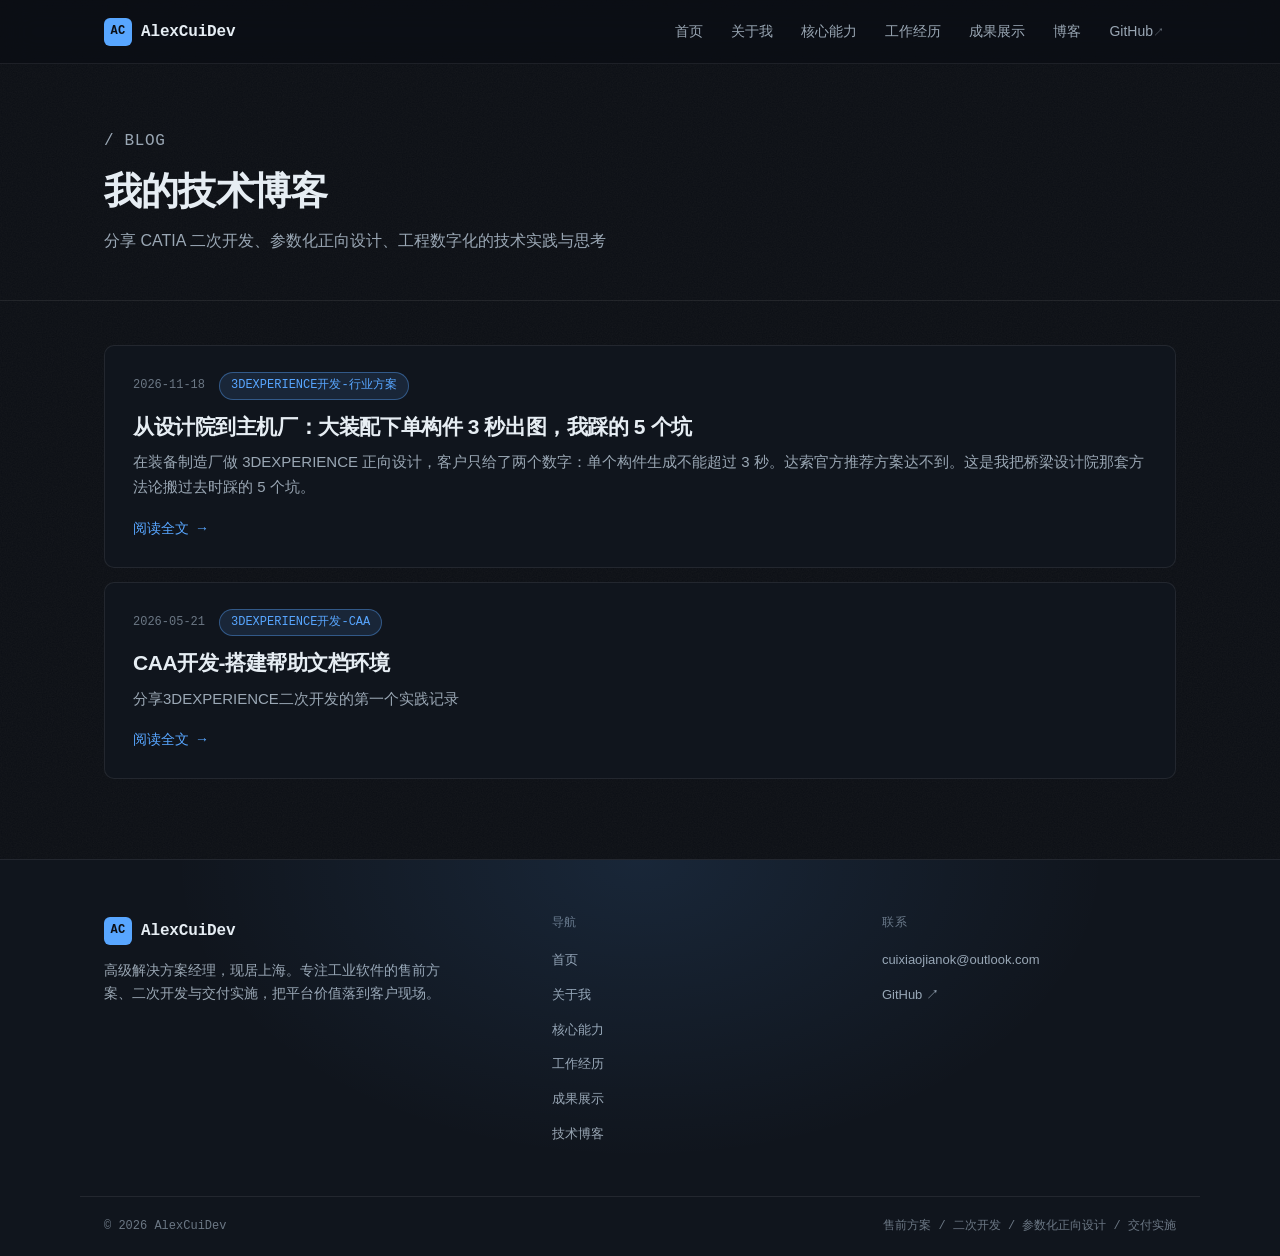
<file: blog/index.html>
<!DOCTYPE html>
<html lang="zh-CN">
<head>
<meta charset="UTF-8">
<meta name="viewport" content="width=device-width, initial-scale=1">
<title>博客 | 崔小建 | 高级解决方案经理（工业软件 · 3D CAD · PLM · 研发协同）</title>
<meta name="description" content="崔小建的技术博客：分享工业软件二次开发、参数化正向设计、工程数字化的技术实践与思考。">
<meta name="theme-color" content="#0b0e14">
<link rel="canonical" href="https://alexcuidev.github.io/blog/">

<meta property="og:type" content="website">
<meta property="og:site_name" content="AlexCuiDev">
<meta property="og:title" content="博客 | 崔小建">
<meta property="og:description" content="工业软件二次开发、参数化正向设计、工程数字化的技术实践与思考。">
<meta property="og:url" content="https://alexcuidev.github.io/blog/">
<meta property="og:image" content="https://alexcuidev.github.io/images/project02.webp">
<meta property="og:image:alt" content="崔小建 · 工业软件技术门户">
<meta name="twitter:card" content="summary_large_image">

<link rel="icon" href="../assets/favicon.svg" type="image/svg+xml">
<link rel="stylesheet" href="../assets/css/main.css?v=20261118">
<link rel="stylesheet" href="../assets/css/blog.css?v=20261117">

<!-- 结构化数据：把博客声明成一个 Blog，让搜索引擎与 AI 检索知道作者是谁、文章在哪 -->
<script type="application/ld+json">
{
  "@context": "https://schema.org",
  "@graph": [
    {
      "@type": "Blog",
      "@id": "https://alexcuidev.github.io/blog/#blog",
      "url": "https://alexcuidev.github.io/blog/",
      "name": "崔小建的技术博客",
      "alternateName": "AlexCuiDev 技术博客",
      "description": "工业软件二次开发、参数化正向设计、工程数字化的技术实践与思考。",
      "inLanguage": "zh-CN",
      "publisher": { "@id": "https://alexcuidev.github.io/#person" },
      "author": { "@id": "https://alexcuidev.github.io/#person" },
      "blogPost":       [
        {
          "@type": "BlogPosting",
          "headline": "从设计院到主机厂：大装配下单构件 3 秒出图，我踩的 5 个坑",
          "url": "https://alexcuidev.github.io/blog/eto-3s-generation.html",
          "datePublished": "2026-11-18",
          "dateModified": "2026-11-18",
          "description": "在装备制造厂做 3DEXPERIENCE 正向设计，客户只给了两个数字：单个构件生成不能超过 3 秒。达索官方推荐方案达不到。这是我把桥梁设计院那套方法论搬过去时踩的 5 个坑。",
          "keywords": "3DEXPERIENCE开发-行业方案",
          "author": {
            "@id": "https://alexcuidev.github.io/#person"
          },
          "publisher": {
            "@id": "https://alexcuidev.github.io/#person"
          }
        },
        {
          "@type": "BlogPosting",
          "headline": "CAA开发-搭建帮助文档环境",
          "url": "https://alexcuidev.github.io/blog/caa-help-doc.html",
          "datePublished": "2026-05-21",
          "dateModified": "2026-05-21",
          "description": "分享3DEXPERIENCE二次开发的第一个实践记录",
          "keywords": "3DEXPERIENCE开发-CAA",
          "author": {
            "@id": "https://alexcuidev.github.io/#person"
          },
          "publisher": {
            "@id": "https://alexcuidev.github.io/#person"
          }
        }
      ]
    },
    {
      "@type": "WebPage",
      "@id": "https://alexcuidev.github.io/blog/#webpage",
      "url": "https://alexcuidev.github.io/blog/",
      "name": "博客 | 崔小建 | 高级解决方案经理（工业软件 · 3D CAD · PLM · 研发协同）",
      "description": "工业软件二次开发、参数化正向设计、工程数字化的技术实践与思考。",
      "inLanguage": "zh-CN",
      "isPartOf": { "@id": "https://alexcuidev.github.io/#website" },
      "about": { "@id": "https://alexcuidev.github.io/#person" }
    }
  ]
}
</script>
</head>
<body>

<a class="skip-link" href="#main">跳到主要内容</a>

<header class="site-header">
    <div class="container header-inner">
        <a class="logo" href="../index.html" aria-label="AlexCuiDev 首页">
            <span class="logo-mark" aria-hidden="true">AC</span>
            <span class="logo-text">AlexCuiDev</span>
        </a>

        <button class="nav-toggle" type="button" aria-expanded="false" aria-controls="siteNav" aria-label="展开导航菜单">
            <span class="nav-toggle-bar"></span>
            <span class="nav-toggle-bar"></span>
            <span class="nav-toggle-bar"></span>
        </button>

        <nav class="nav-links" id="siteNav" aria-label="主导航">
            <a href="../index.html#home">首页</a>
            <a href="../index.html#about">关于我</a>
            <a href="../index.html#skills">核心能力</a>
            <a href="../index.html#experience">工作经历</a>
            <a href="../index.html#works">成果展示</a>
            <a href="index.html" aria-current="page">博客</a>
            <a href="https://github.com/AlexCuiDev" target="_blank" rel="noopener">GitHub<span class="ext" aria-hidden="true">↗</span></a>
        </nav>
    </div>
</header>

<main id="main">

    <section class="blog-hero">
        <div class="container">
            <p class="kicker">/ blog</p>
            <h1>我的技术博客</h1>
            <p>分享 CATIA 二次开发、参数化正向设计、工程数字化的技术实践与思考</p>
        </div>
    </section>

    <section class="container">
        <div class="blog-list" id="postList">
            <p class="state"><span class="spinner" aria-hidden="true"></span>正在加载文章…</p>
        </div>
    </section>

</main>

<footer class="site-footer">
    <div class="container footer-grid">
        <div class="footer-brand">
            <a class="logo" href="../index.html">
                <span class="logo-mark" aria-hidden="true">AC</span>
                <span class="logo-text">AlexCuiDev</span>
            </a>
            <p>高级解决方案经理，现居上海。专注工业软件的售前方案、二次开发与交付实施，把平台价值落到客户现场。</p>
        </div>
        <div class="footer-col">
            <h4>导航</h4>
            <ul>
                <li><a href="../index.html#home">首页</a></li>
                <li><a href="../index.html#about">关于我</a></li>
                <li><a href="../index.html#skills">核心能力</a></li>
                <li><a href="../index.html#experience">工作经历</a></li>
                <li><a href="../index.html#works">成果展示</a></li>
                <li><a href="index.html" aria-current="page">技术博客</a></li>
            </ul>
        </div>
        <div class="footer-col">
            <h4>联系</h4>
            <ul>
                <li><a href="mailto:cuixiaojianok@outlook.com">cuixiaojianok@outlook.com</a></li>
                <li><a href="https://github.com/AlexCuiDev" target="_blank" rel="noopener">GitHub ↗</a></li>
            </ul>
        </div>
    </div>
    <div class="container footer-bottom">
        <span>© <span data-year>2026</span> AlexCuiDev</span>
        <span>售前方案 / 二次开发 / 参数化正向设计 / 交付实施</span>
    </div>
</footer>

<button class="to-top" type="button" aria-label="回到顶部">
    <svg viewBox="0 0 24 24" aria-hidden="true"><path d="M12 19V5M5 12l7-7 7 7"/></svg>
</button>

<script src="../assets/js/main.js?v=20261117"></script>
<script src="posts-data.js?v=20261118"></script>
<script>
(function () {
    'use strict';

    var listEl = document.getElementById('postList');

    function escapeHtml(s) {
        return String(s == null ? '' : s)
            .replace(/&/g, '&amp;')
            .replace(/</g, '&lt;')
            .replace(/>/g, '&gt;')
            .replace(/"/g, '&quot;')
            .replace(/'/g, '&#39;');
    }

    function render(posts) {
        if (!posts.length) {
            listEl.innerHTML = '<p class="state">暂无文章</p>';
            return;
        }

        listEl.innerHTML = posts.map(function (post) {
            var href = post.url || ('post-viewer.html?file=' + encodeURIComponent(post.filename));
            return '' +
                '<article class="blog-card reveal">' +
                    '<div class="blog-meta">' +
                        '<span>' + escapeHtml(post.date) + '</span>' +
                        '<span class="tag">' + escapeHtml(post.tag) + '</span>' +
                    '</div>' +
                    '<h2><a href="' + href + '">' + escapeHtml(post.title) + '</a></h2>' +
                    '<p class="blog-excerpt">' + escapeHtml(post.desc) + '</p>' +
                    '<a class="blog-readmore" href="' + href + '">阅读全文 <span aria-hidden="true">→</span></a>' +
                '</article>';
        }).join('');

        // 新插入的卡片也要走入场动效
        if (window.AlexCuiReveal) window.AlexCuiReveal();
    }

    /* 文章数据用 <script> 引入，不是 fetch。
       原因：浏览器在 file:// 协议下会拦掉 fetch 本地文件（CORS），
       直接双击打开 HTML 时列表会报「Failed to fetch」。
       改成 <script> 后，file:// / http:// / GitHub Pages 三种方式都能正常显示。 */
    var posts = window.AlexCuiPosts;
    if (!Array.isArray(posts)) {
        listEl.innerHTML =
            '<div class="state state--error">' +
                '<p>文章数据未加载</p>' +
                '<p>posts-data.js 不存在。在仓库根目录执行 <code>python tools/build-posts.py</code> 后刷新本页。</p>' +
                '<button class="retry-btn" type="button" onclick="window.location.reload()">重试</button>' +
            '</div>';
        return;
    }

    render(posts);
})();
</script>
</body>
</html>
</file>
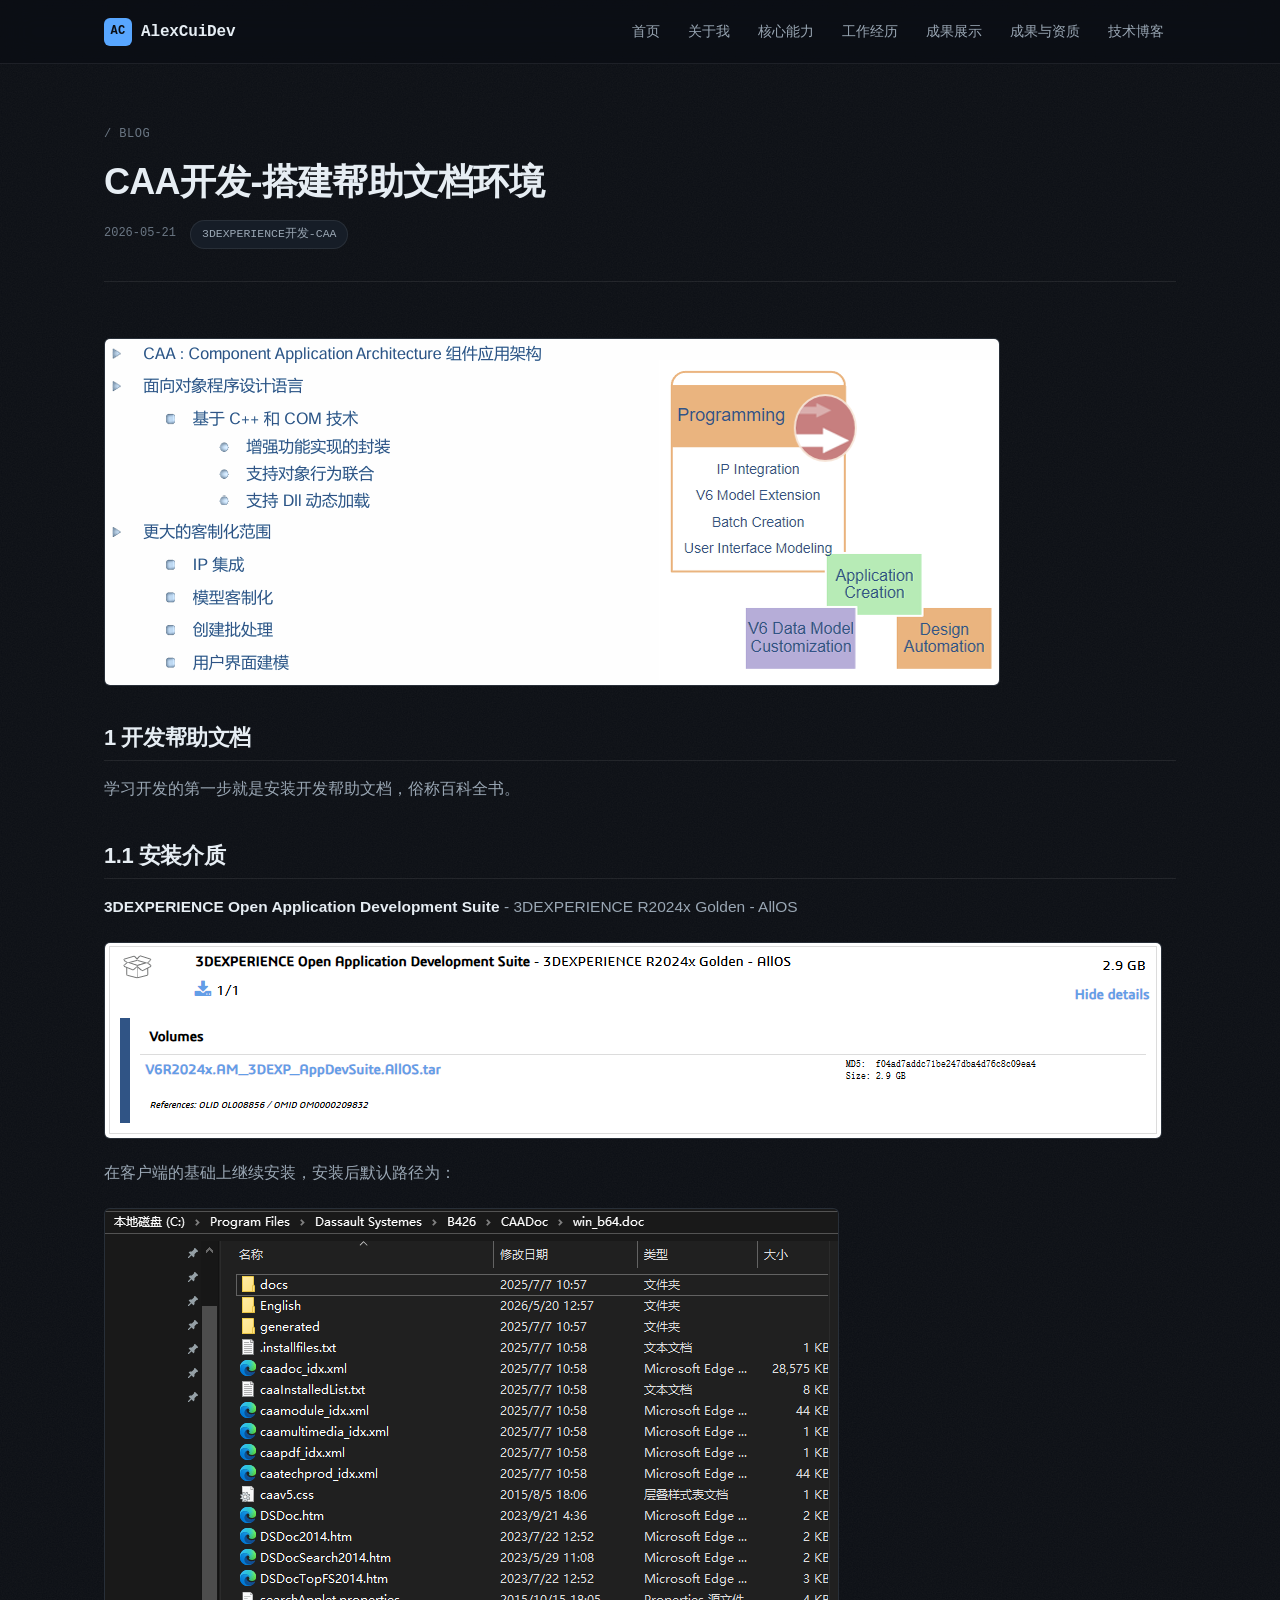
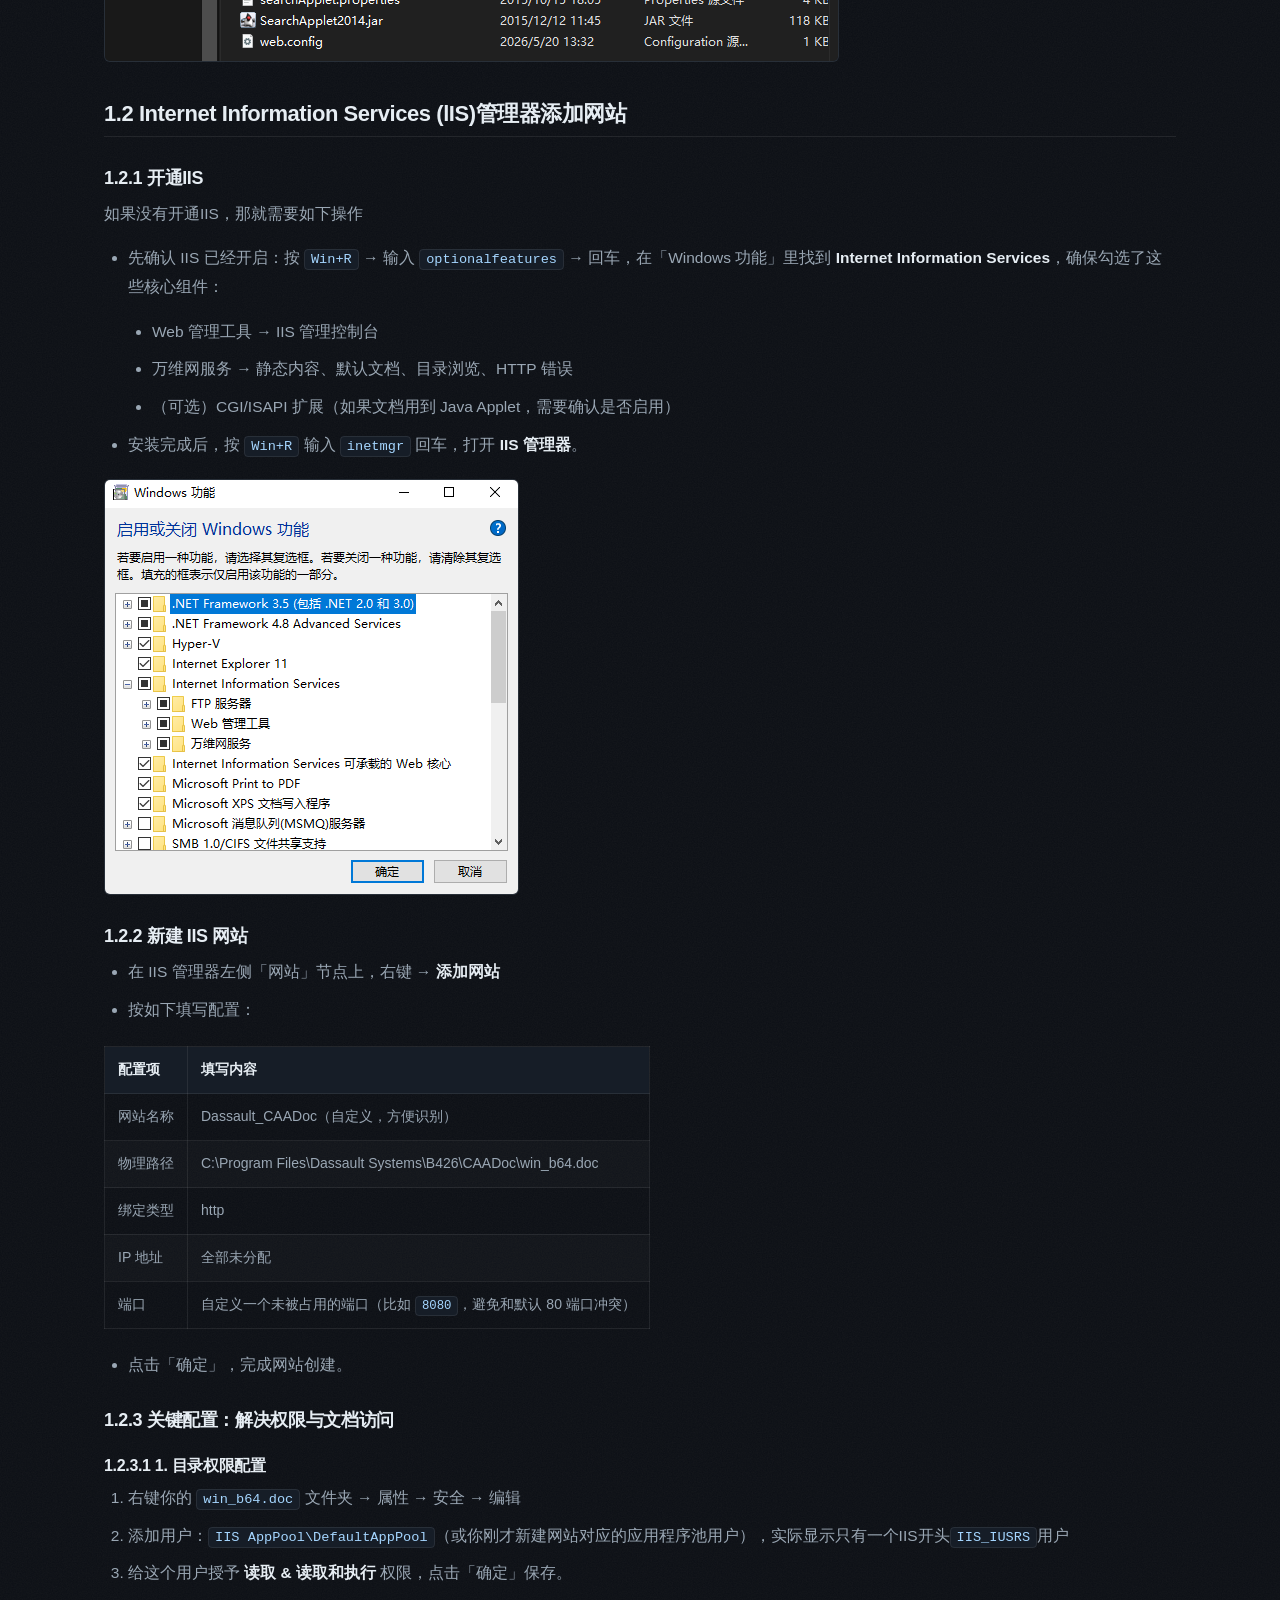
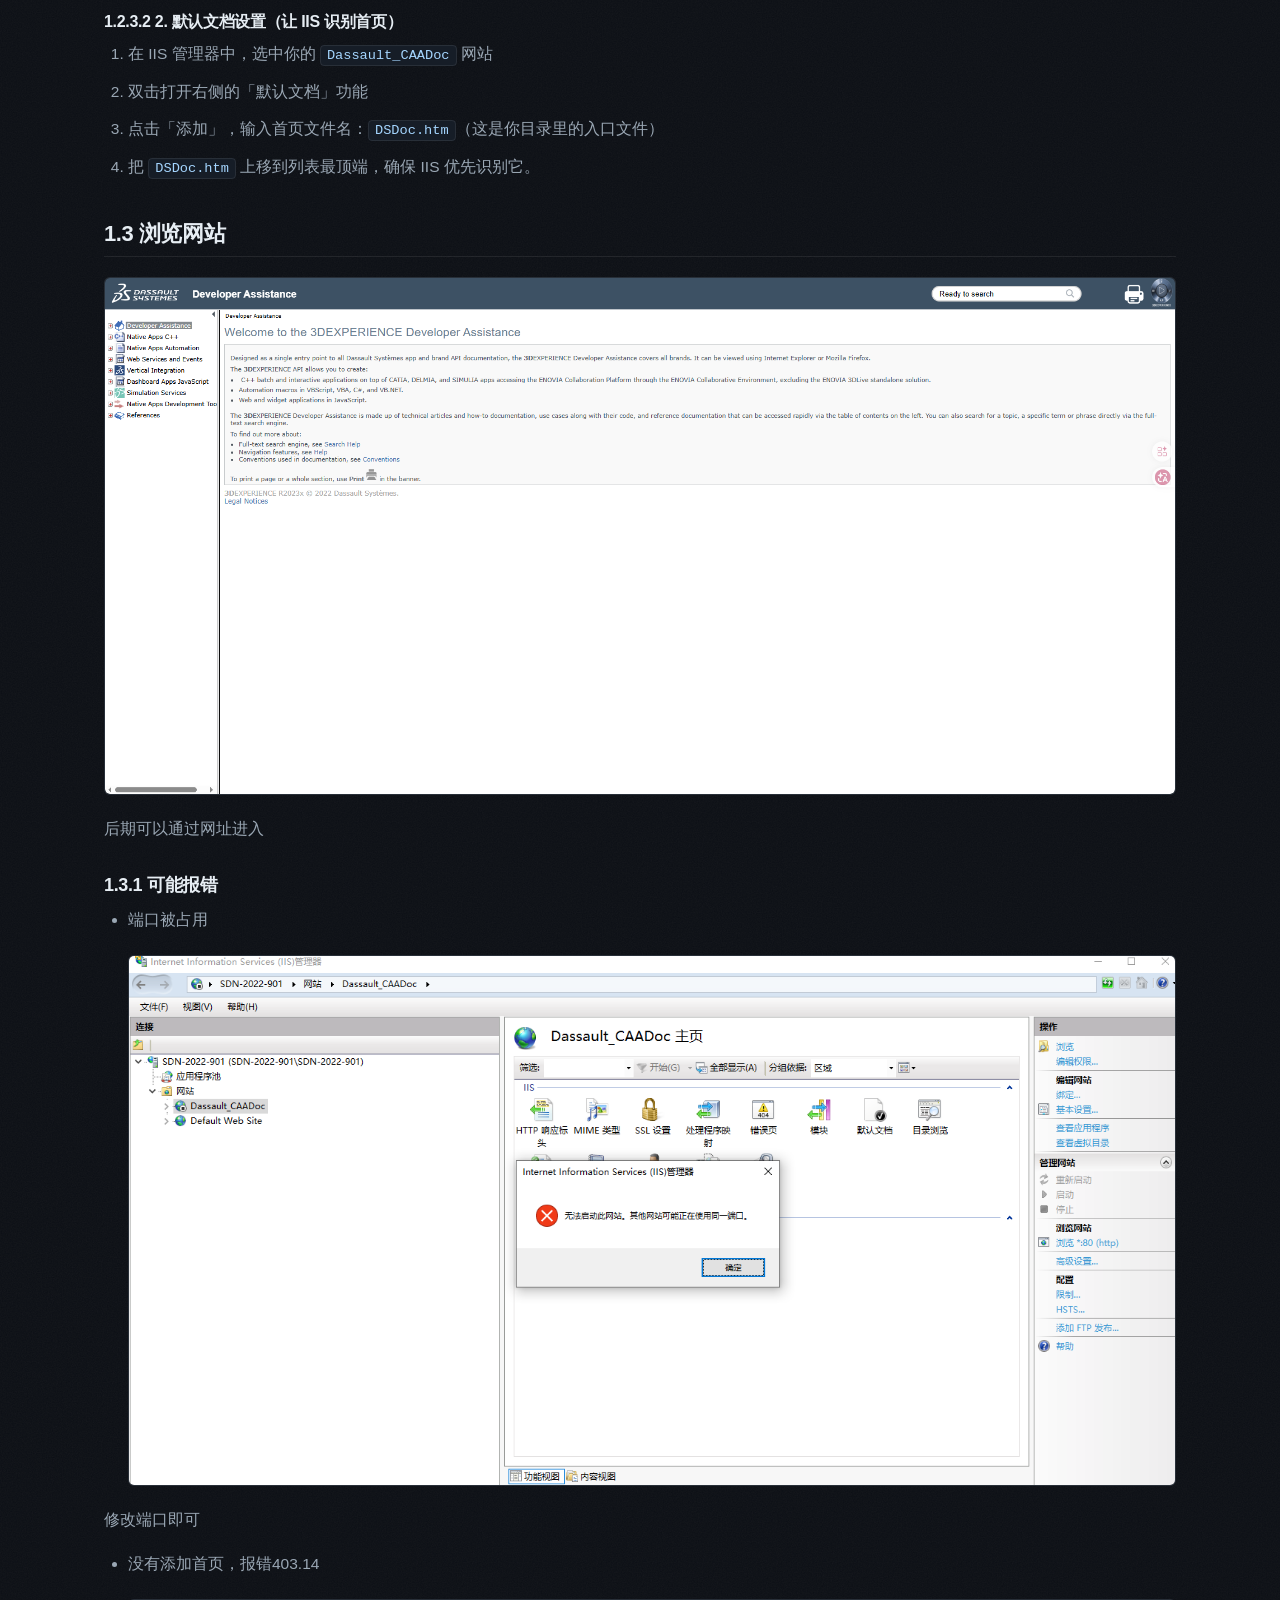
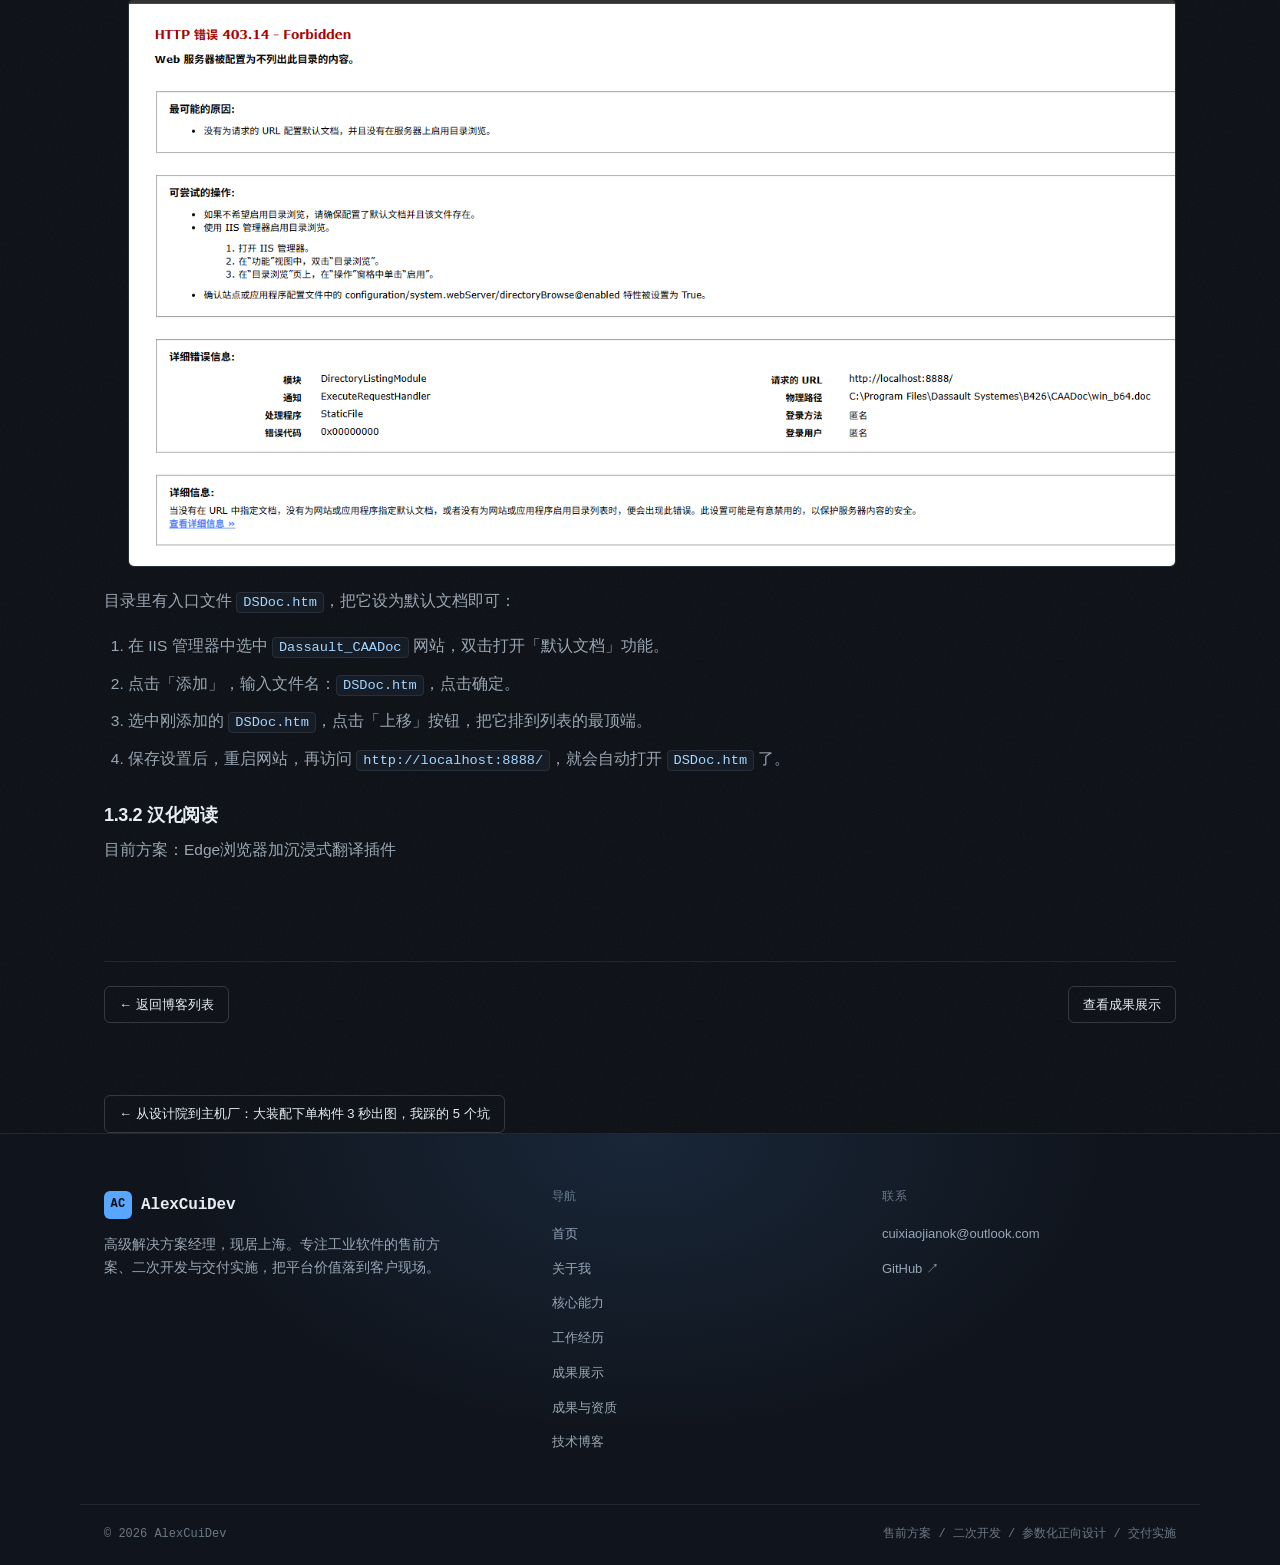
<file: blog/caa-help-doc.html>
<!DOCTYPE html>
<html lang="zh-CN">
<head>
<meta charset="UTF-8">
<meta name="viewport" content="width=device-width, initial-scale=1">
<title>CAA开发-搭建帮助文档环境 | 崔小建 · 技术博客</title>
<meta name="description" content="分享3DEXPERIENCE二次开发的第一个实践记录">
<meta name="theme-color" content="#0b0e14">
<meta name="author" content="崔小建">
<link rel="canonical" href="https://alexcuidev.github.io/blog/caa-help-doc.html">

<meta property="og:type" content="article">
<meta property="og:site_name" content="AlexCuiDev">
<meta property="og:title" content="CAA开发-搭建帮助文档环境">
<meta property="og:description" content="分享3DEXPERIENCE二次开发的第一个实践记录">
<meta property="og:url" content="https://alexcuidev.github.io/blog/caa-help-doc.html">
<meta property="og:locale" content="zh_CN">
<meta property="og:image" content="https://alexcuidev.github.io/images/project02.webp">
<meta property="og:image:alt" content="CAA开发-搭建帮助文档环境">
<meta property="article:published_time" content="2026-05-21">
<meta name="twitter:card" content="summary_large_image">

<link rel="icon" href="../assets/favicon.svg" type="image/svg+xml">
<link rel="stylesheet" href="../assets/css/main.css?v=20261118">
<link rel="stylesheet" href="../assets/css/blog.css?v=20261117">
<script type="application/ld+json">
{
  "@context": "https://schema.org",
  "@type": "BlogPosting",
  "headline": "CAA开发-搭建帮助文档环境",
  "description": "分享3DEXPERIENCE二次开发的第一个实践记录",
  "datePublished": "2026-05-21",
  "dateModified": "2026-05-21",
  "keywords": "3DEXPERIENCE开发-CAA",
  "inLanguage": "zh-CN",
  "author": {
    "@id": "https://alexcuidev.github.io/#person"
  },
  "publisher": {
    "@id": "https://alexcuidev.github.io/#person"
  },
  "mainEntityOfPage": {
    "@type": "WebPage",
    "@id": "https://alexcuidev.github.io/blog/caa-help-doc.html"
  }
}
</script>
</head>
<body>

<div class="reading-progress" id="progress" aria-hidden="true"></div>

<header class="site-header">
    <div class="container header-inner">
        <a class="logo" href="../index.html" aria-label="AlexCuiDev 首页">
            <span class="logo-mark" aria-hidden="true">AC</span>
            <span class="logo-text">AlexCuiDev</span>
        </a>

        <button class="nav-toggle" type="button" aria-expanded="false" aria-controls="siteNav" aria-label="展开导航菜单">
            <span class="nav-toggle-bar" aria-hidden="true"></span>
            <span class="nav-toggle-bar" aria-hidden="true"></span>
            <span class="nav-toggle-bar" aria-hidden="true"></span>
        </button>

        <nav class="nav-links" id="siteNav" aria-label="主导航">
            <a href="../index.html#home">首页</a>
            <a href="../index.html#about">关于我</a>
            <a href="../index.html#skills">核心能力</a>
            <a href="../index.html#experience">工作经历</a>
            <a href="../index.html#works">成果展示</a>
            <a href="../works.html">成果与资质</a>
            <a href="index.html" aria-current="page">技术博客</a>
        </nav>
    </div>
</header>

<main id="main">

    <div class="container">
        <header class="post-head">
            <p class="kicker">/ blog</p>
            <h1 id="postTitle">CAA开发-搭建帮助文档环境</h1>
            <div class="post-meta">
                <span id="postDate">2026-05-21</span>
                <span class="tag chip" id="postTag">3DEXPERIENCE开发-CAA</span>
            </div>
        </header>

        <article class="prose" id="content">
<h1>WHAT IS CAA?</h1>
<p><img src="/blog/assets/Pasted%20image%2020260521120526.png" alt="测试图片"></p>
<h1>1	开发帮助文档</h1>
<p>学习开发的第一步就是安装开发帮助文档，俗称百科全书。</p>
<h2>1.1	安装介质</h2>
<p><strong>3DEXPERIENCE Open Application Development Suite</strong> - 3DEXPERIENCE R2024x Golden - AllOS
<img src="/blog/assets/Pasted%20image%2020260521120543.png" alt="图片"></p>
<p>在客户端的基础上继续安装，安装后默认路径为：
<img src="/blog/assets/Pasted%20image%2020260521120552.png" alt="图片"></p>
<h2>1.2	Internet Information Services (lIS)管理器添加网站</h2>
<h3>1.2.1	开通IIS</h3>
<p>如果没有开通IIS，那就需要如下操作</p>
<ul>
<li><p>先确认 IIS 已经开启：按 <code>Win+R</code> → 输入 <code>optionalfeatures</code> → 回车，在「Windows 功能」里找到 <strong>Internet Information Services</strong>，确保勾选了这些核心组件：</p>
<ul>
<li>Web 管理工具 → IIS 管理控制台</li>
<li>万维网服务 → 静态内容、默认文档、目录浏览、HTTP 错误</li>
<li>（可选）CGI/ISAPI 扩展（如果文档用到 Java Applet，需要确认是否启用）</li>
</ul>
</li>
<li><p>安装完成后，按 <code>Win+R</code> 输入 <code>inetmgr</code> 回车，打开 <strong>IIS 管理器</strong>。</p>
</li>
</ul>
<p><img src="/blog/assets/Pasted%20image%2020260521120601.png" alt="图片"></p>
<h3>1.2.2	新建 IIS 网站</h3>
<ul>
<li>在 IIS 管理器左侧「网站」节点上，右键 → <strong>添加网站</strong></li>
<li>按如下填写配置：</li>
</ul>
<table>
<thead>
<tr>
<th>配置项</th>
<th>填写内容</th>
</tr>
</thead>
<tbody><tr>
<td>网站名称</td>
<td>Dassault_CAADoc（自定义，方便识别）</td>
</tr>
<tr>
<td>物理路径</td>
<td>C:\Program Files\Dassault Systems\B426\CAADoc\win_b64.doc</td>
</tr>
<tr>
<td>绑定类型</td>
<td>http</td>
</tr>
<tr>
<td>IP 地址</td>
<td>全部未分配</td>
</tr>
<tr>
<td>端口</td>
<td>自定义一个未被占用的端口（比如 <code>8080</code>，避免和默认 80 端口冲突）</td>
</tr>
</tbody></table>
<ul>
<li>点击「确定」，完成网站创建。</li>
</ul>
<h3>1.2.3	关键配置：解决权限与文档访问</h3>
<h4>1.2.3.1	1. 目录权限配置</h4>
<ol>
<li>右键你的 <code>win_b64.doc</code> 文件夹 → 属性 → 安全 → 编辑</li>
<li>添加用户：<code>IIS AppPool\DefaultAppPool</code>（或你刚才新建网站对应的应用程序池用户），实际显示只有一个IIS开头<code>IIS_IUSRS</code>用户</li>
<li>给这个用户授予 <strong>读取 &amp; 读取和执行</strong> 权限，点击「确定」保存。</li>
</ol>
<h4>1.2.3.2	2. 默认文档设置（让 IIS 识别首页）</h4>
<ol>
<li>在 IIS 管理器中，选中你的 <code>Dassault_CAADoc</code> 网站</li>
<li>双击打开右侧的「默认文档」功能</li>
<li>点击「添加」，输入首页文件名：<code>DSDoc.htm</code>（这是你目录里的入口文件）</li>
<li>把 <code>DSDoc.htm</code> 上移到列表最顶端，确保 IIS 优先识别它。</li>
</ol>
<h2>1.3	浏览网站</h2>
<p><img src="/blog/assets/Pasted%20image%2020260521120608.png" alt="图片"></p>
<p>后期可以通过网址进入</p>
<h3>1.3.1	可能报错</h3>
<ul>
<li>端口被占用
<img src="/blog/assets/Pasted%20image%2020260521120617.png" alt="图片"></li>
</ul>
<p>修改端口即可</p>
<ul>
<li>没有添加首页，报错403.14
<img src="/blog/assets/Pasted%20image%2020260521120631.png" alt="图片"></li>
</ul>
<p>目录里有入口文件 <code>DSDoc.htm</code>，把它设为默认文档即可：</p>
<ol>
<li>在 IIS 管理器中选中 <code>Dassault_CAADoc</code> 网站，双击打开「默认文档」功能。</li>
<li>点击「添加」，输入文件名：<code>DSDoc.htm</code>，点击确定。</li>
<li>选中刚添加的 <code>DSDoc.htm</code>，点击「上移」按钮，把它排到列表的最顶端。</li>
<li>保存设置后，重启网站，再访问 <code>http://localhost:8888/</code>，就会自动打开 <code>DSDoc.htm</code> 了。</li>
</ol>
<h3>1.3.2	汉化阅读</h3>
<p>目前方案：Edge浏览器加沉浸式翻译插件</p>
        </article>

        <div class="post-foot">
            <a class="btn btn-ghost btn--sm" href="index.html">← 返回博客列表</a>
            <a class="btn btn-ghost btn--sm" href="../index.html#works">查看成果展示</a>
        </div>

        <nav class="post-sibling" aria-label="相邻文章">
            <a class="btn btn-ghost btn--sm" rel="prev" href="./eto-3s-generation.html">← 从设计院到主机厂：大装配下单构件 3 秒出图，我踩的 5 个坑</a>
        </nav>

    </div>

</main>

<footer class="site-footer">
    <div class="container footer-grid">
        <div class="footer-brand">
            <a class="logo" href="../index.html">
                <span class="logo-mark" aria-hidden="true">AC</span>
                <span class="logo-text">AlexCuiDev</span>
            </a>
            <p>高级解决方案经理，现居上海。专注工业软件的售前方案、二次开发与交付实施，把平台价值落到客户现场。</p>
        </div>
        <div class="footer-col">
            <h4>导航</h4>
            <ul>
                <li><a href="../index.html#home">首页</a></li>
                <li><a href="../index.html#about">关于我</a></li>
                <li><a href="../index.html#skills">核心能力</a></li>
                <li><a href="../index.html#experience">工作经历</a></li>
                <li><a href="../index.html#works">成果展示</a></li>
                <li><a href="../works.html">成果与资质</a></li>
                <li><a href="index.html" aria-current="page">技术博客</a></li>
            </ul>
        </div>
        <div class="footer-col">
            <h4>联系</h4>
            <ul>
                <li><a href="mailto:cuixiaojianok@outlook.com">cuixiaojianok@outlook.com</a></li>
                <li><a href="https://github.com/AlexCuiDev" target="_blank" rel="noopener">GitHub ↗</a></li>
            </ul>
        </div>
    </div>
    <div class="container footer-bottom">
        <span>© <span data-year>2026</span> AlexCuiDev</span>
        <span>售前方案 / 二次开发 / 参数化正向设计 / 交付实施</span>
    </div>
</footer>

<button class="to-top" type="button" aria-label="回到顶部">
    <svg viewBox="0 0 24 24" aria-hidden="true"><path d="M12 19V5M5 12l7-7 7 7"/></svg>
</button>

<script src="../assets/js/main.js?v=20261117"></script>
</body>
</html>
</file>
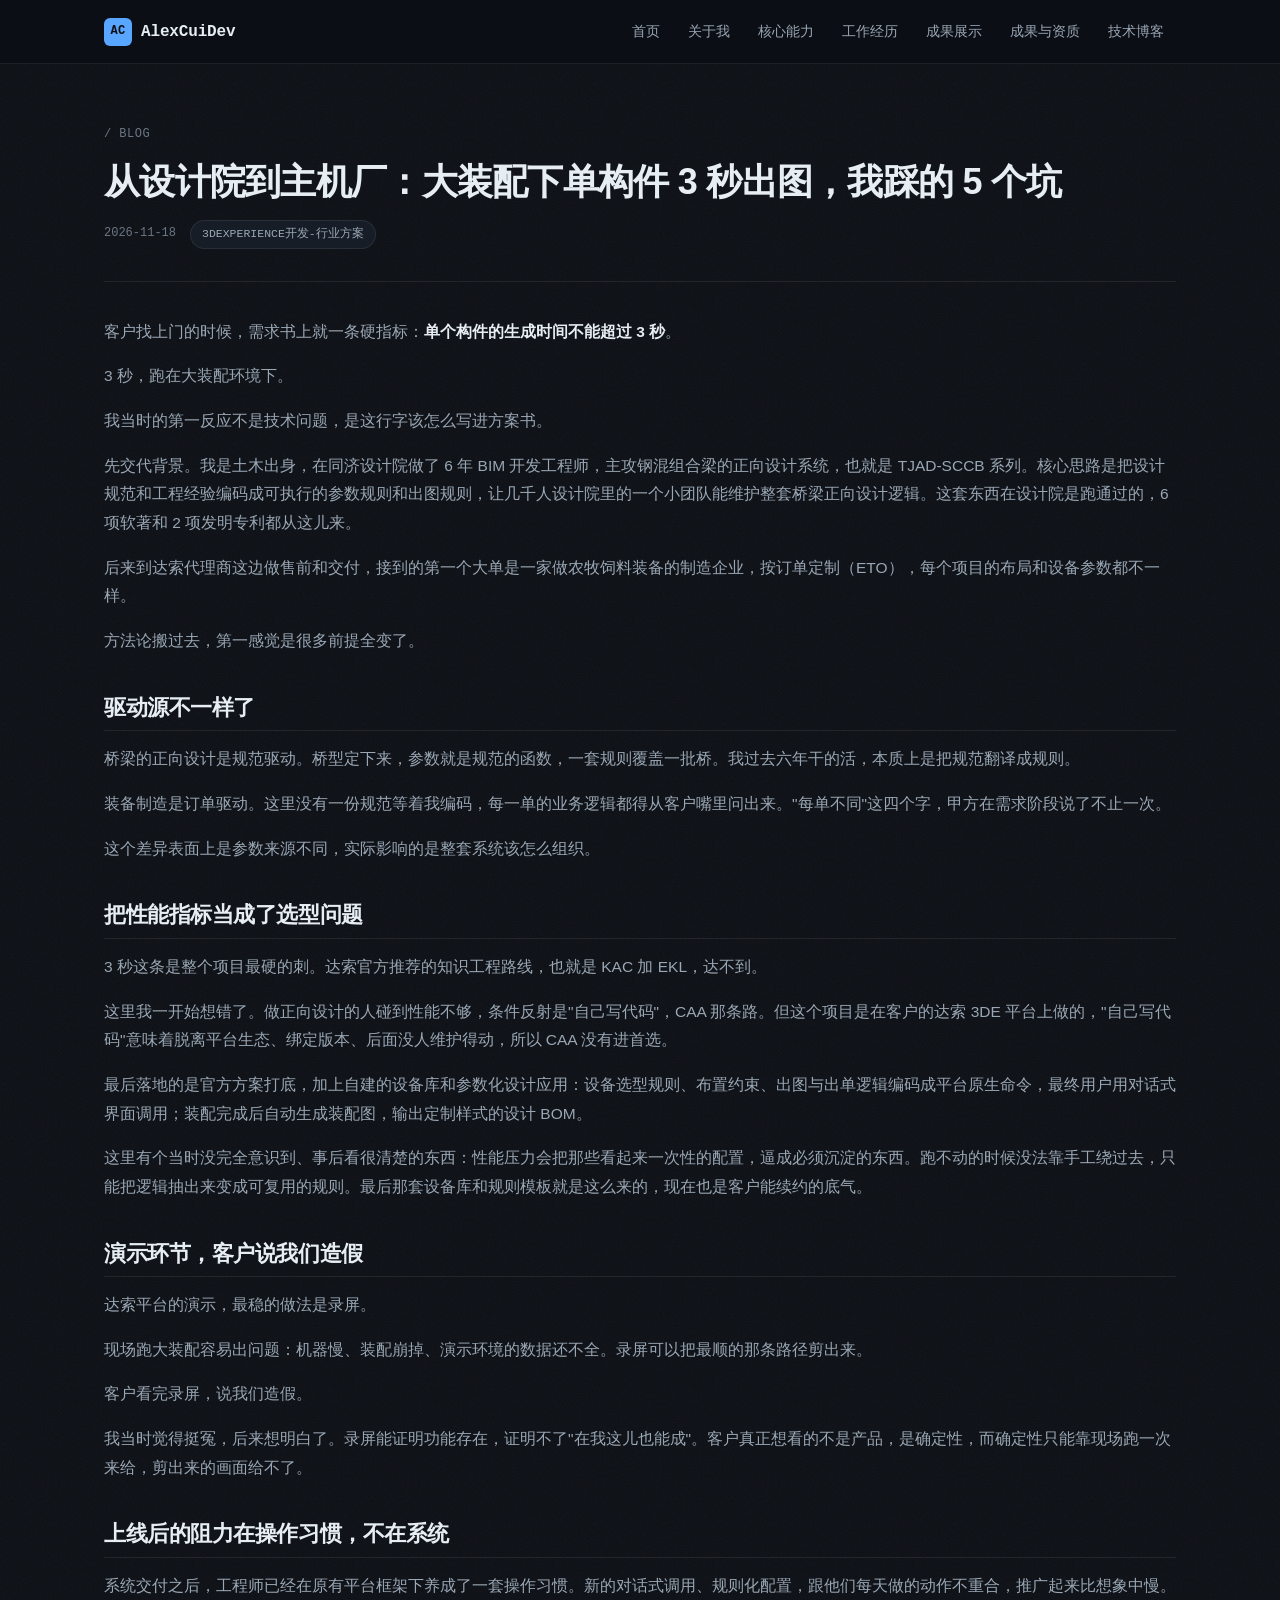
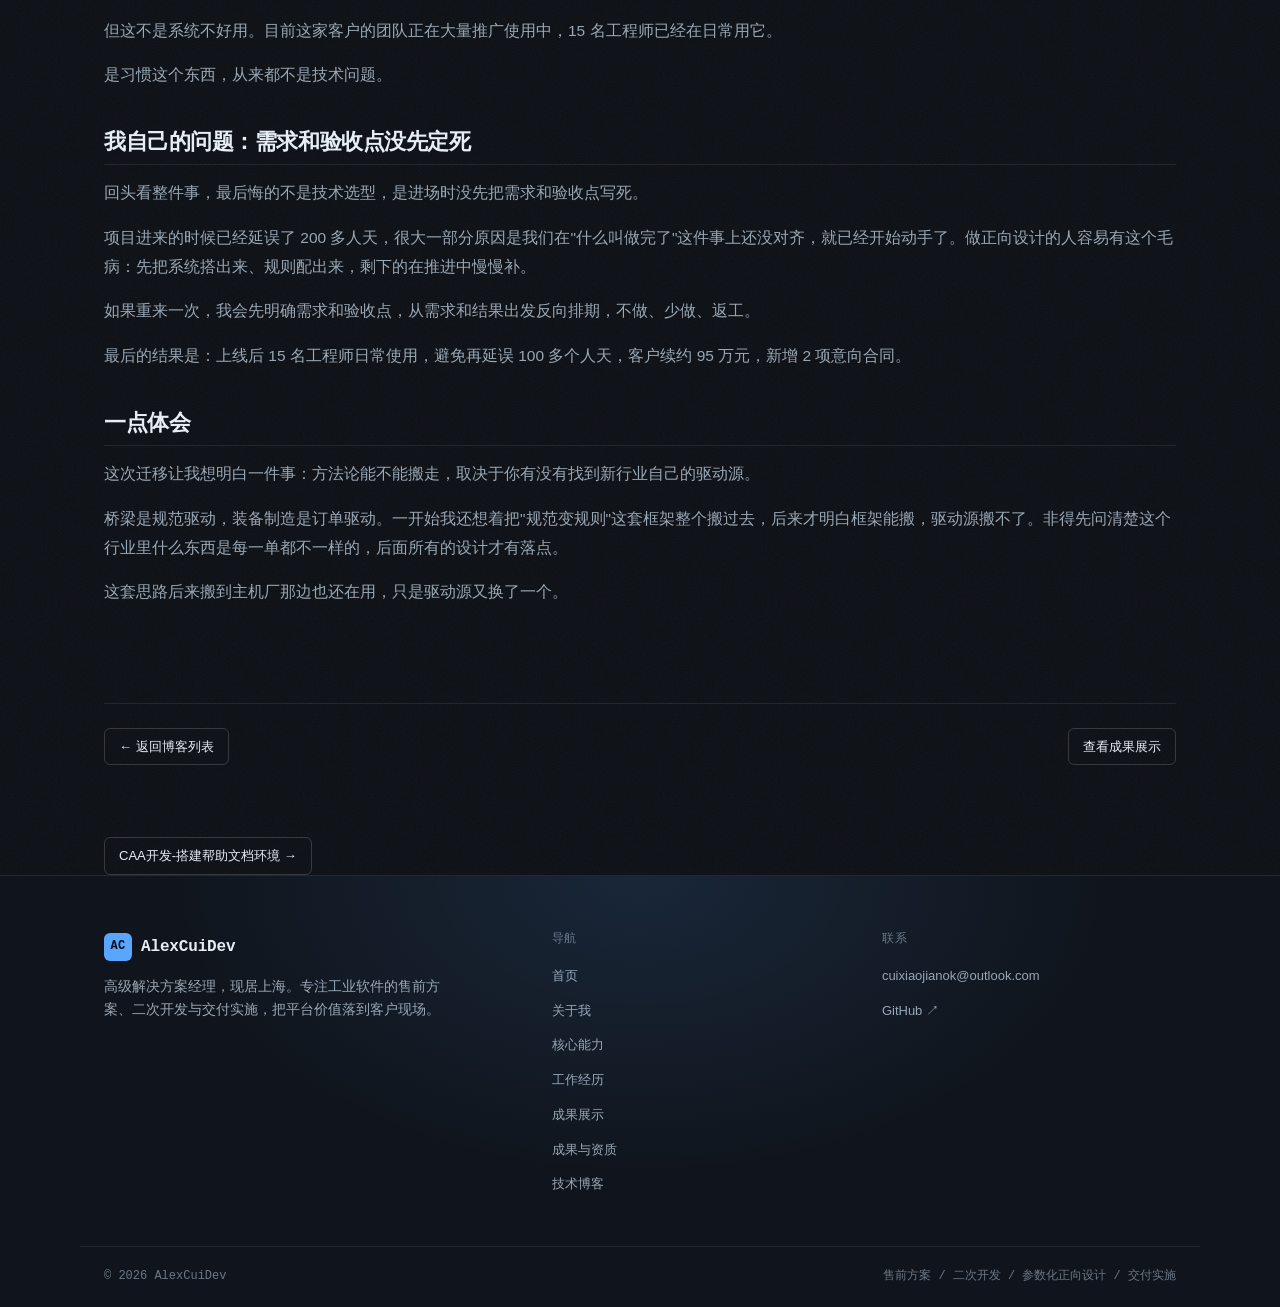
<file: blog/eto-3s-generation.html>
<!DOCTYPE html>
<html lang="zh-CN">
<head>
<meta charset="UTF-8">
<meta name="viewport" content="width=device-width, initial-scale=1">
<title>从设计院到主机厂：大装配下单构件 3 秒出图，我踩的 5 个坑 | 崔小建 · 技术博客</title>
<meta name="description" content="在装备制造厂做 3DEXPERIENCE 正向设计，客户只给了两个数字：单个构件生成不能超过 3 秒。达索官方推荐方案达不到。这是我把桥梁设计院那套方法论搬过去时踩的 5 个坑。">
<meta name="theme-color" content="#0b0e14">
<meta name="author" content="崔小建">
<link rel="canonical" href="https://alexcuidev.github.io/blog/eto-3s-generation.html">

<meta property="og:type" content="article">
<meta property="og:site_name" content="AlexCuiDev">
<meta property="og:title" content="从设计院到主机厂：大装配下单构件 3 秒出图，我踩的 5 个坑">
<meta property="og:description" content="在装备制造厂做 3DEXPERIENCE 正向设计，客户只给了两个数字：单个构件生成不能超过 3 秒。达索官方推荐方案达不到。这是我把桥梁设计院那套方法论搬过去时踩的 5 个坑。">
<meta property="og:url" content="https://alexcuidev.github.io/blog/eto-3s-generation.html">
<meta property="og:locale" content="zh_CN">
<meta property="og:image" content="https://alexcuidev.github.io/images/project02.webp">
<meta property="og:image:alt" content="从设计院到主机厂：大装配下单构件 3 秒出图，我踩的 5 个坑">
<meta property="article:published_time" content="2026-11-18">
<meta name="twitter:card" content="summary_large_image">

<link rel="icon" href="../assets/favicon.svg" type="image/svg+xml">
<link rel="stylesheet" href="../assets/css/main.css?v=20261118">
<link rel="stylesheet" href="../assets/css/blog.css?v=20261117">
<script type="application/ld+json">
{
  "@context": "https://schema.org",
  "@type": "BlogPosting",
  "headline": "从设计院到主机厂：大装配下单构件 3 秒出图，我踩的 5 个坑",
  "description": "在装备制造厂做 3DEXPERIENCE 正向设计，客户只给了两个数字：单个构件生成不能超过 3 秒。达索官方推荐方案达不到。这是我把桥梁设计院那套方法论搬过去时踩的 5 个坑。",
  "datePublished": "2026-11-18",
  "dateModified": "2026-11-18",
  "keywords": "3DEXPERIENCE开发-行业方案",
  "inLanguage": "zh-CN",
  "author": {
    "@id": "https://alexcuidev.github.io/#person"
  },
  "publisher": {
    "@id": "https://alexcuidev.github.io/#person"
  },
  "mainEntityOfPage": {
    "@type": "WebPage",
    "@id": "https://alexcuidev.github.io/blog/eto-3s-generation.html"
  }
}
</script>
</head>
<body>

<div class="reading-progress" id="progress" aria-hidden="true"></div>

<header class="site-header">
    <div class="container header-inner">
        <a class="logo" href="../index.html" aria-label="AlexCuiDev 首页">
            <span class="logo-mark" aria-hidden="true">AC</span>
            <span class="logo-text">AlexCuiDev</span>
        </a>

        <button class="nav-toggle" type="button" aria-expanded="false" aria-controls="siteNav" aria-label="展开导航菜单">
            <span class="nav-toggle-bar" aria-hidden="true"></span>
            <span class="nav-toggle-bar" aria-hidden="true"></span>
            <span class="nav-toggle-bar" aria-hidden="true"></span>
        </button>

        <nav class="nav-links" id="siteNav" aria-label="主导航">
            <a href="../index.html#home">首页</a>
            <a href="../index.html#about">关于我</a>
            <a href="../index.html#skills">核心能力</a>
            <a href="../index.html#experience">工作经历</a>
            <a href="../index.html#works">成果展示</a>
            <a href="../works.html">成果与资质</a>
            <a href="index.html" aria-current="page">技术博客</a>
        </nav>
    </div>
</header>

<main id="main">

    <div class="container">
        <header class="post-head">
            <p class="kicker">/ blog</p>
            <h1 id="postTitle">从设计院到主机厂：大装配下单构件 3 秒出图，我踩的 5 个坑</h1>
            <div class="post-meta">
                <span id="postDate">2026-11-18</span>
                <span class="tag chip" id="postTag">3DEXPERIENCE开发-行业方案</span>
            </div>
        </header>

        <article class="prose" id="content">
<p>客户找上门的时候，需求书上就一条硬指标：<strong>单个构件的生成时间不能超过 3 秒</strong>。</p>
<p>3 秒，跑在大装配环境下。</p>
<p>我当时的第一反应不是技术问题，是这行字该怎么写进方案书。</p>
<p>先交代背景。我是土木出身，在同济设计院做了 6 年 BIM 开发工程师，主攻钢混组合梁的正向设计系统，也就是 TJAD-SCCB 系列。核心思路是把设计规范和工程经验编码成可执行的参数规则和出图规则，让几千人设计院里的一个小团队能维护整套桥梁正向设计逻辑。这套东西在设计院是跑通过的，6 项软著和 2 项发明专利都从这儿来。</p>
<p>后来到达索代理商这边做售前和交付，接到的第一个大单是一家做农牧饲料装备的制造企业，按订单定制（ETO），每个项目的布局和设备参数都不一样。</p>
<p>方法论搬过去，第一感觉是很多前提全变了。</p>
<h2>驱动源不一样了</h2>
<p>桥梁的正向设计是规范驱动。桥型定下来，参数就是规范的函数，一套规则覆盖一批桥。我过去六年干的活，本质上是把规范翻译成规则。</p>
<p>装备制造是订单驱动。这里没有一份规范等着我编码，每一单的业务逻辑都得从客户嘴里问出来。&quot;每单不同&quot;这四个字，甲方在需求阶段说了不止一次。</p>
<p>这个差异表面上是参数来源不同，实际影响的是整套系统该怎么组织。</p>
<h2>把性能指标当成了选型问题</h2>
<p>3 秒这条是整个项目最硬的刺。达索官方推荐的知识工程路线，也就是 KAC 加 EKL，达不到。</p>
<p>这里我一开始想错了。做正向设计的人碰到性能不够，条件反射是&quot;自己写代码&quot;，CAA 那条路。但这个项目是在客户的达索 3DE 平台上做的，&quot;自己写代码&quot;意味着脱离平台生态、绑定版本、后面没人维护得动，所以 CAA 没有进首选。</p>
<p>最后落地的是官方方案打底，加上自建的设备库和参数化设计应用：设备选型规则、布置约束、出图与出单逻辑编码成平台原生命令，最终用户用对话式界面调用；装配完成后自动生成装配图，输出定制样式的设计 BOM。</p>
<p>这里有个当时没完全意识到、事后看很清楚的东西：性能压力会把那些看起来一次性的配置，逼成必须沉淀的东西。跑不动的时候没法靠手工绕过去，只能把逻辑抽出来变成可复用的规则。最后那套设备库和规则模板就是这么来的，现在也是客户能续约的底气。</p>
<h2>演示环节，客户说我们造假</h2>
<p>达索平台的演示，最稳的做法是录屏。</p>
<p>现场跑大装配容易出问题：机器慢、装配崩掉、演示环境的数据还不全。录屏可以把最顺的那条路径剪出来。</p>
<p>客户看完录屏，说我们造假。</p>
<p>我当时觉得挺冤，后来想明白了。录屏能证明功能存在，证明不了&quot;在我这儿也能成&quot;。客户真正想看的不是产品，是确定性，而确定性只能靠现场跑一次来给，剪出来的画面给不了。</p>
<h2>上线后的阻力在操作习惯，不在系统</h2>
<p>系统交付之后，工程师已经在原有平台框架下养成了一套操作习惯。新的对话式调用、规则化配置，跟他们每天做的动作不重合，推广起来比想象中慢。</p>
<p>但这不是系统不好用。目前这家客户的团队正在大量推广使用中，15 名工程师已经在日常用它。</p>
<p>是习惯这个东西，从来都不是技术问题。</p>
<h2>我自己的问题：需求和验收点没先定死</h2>
<p>回头看整件事，最后悔的不是技术选型，是进场时没先把需求和验收点写死。</p>
<p>项目进来的时候已经延误了 200 多人天，很大一部分原因是我们在&quot;什么叫做完了&quot;这件事上还没对齐，就已经开始动手了。做正向设计的人容易有这个毛病：先把系统搭出来、规则配出来，剩下的在推进中慢慢补。</p>
<p>如果重来一次，我会先明确需求和验收点，从需求和结果出发反向排期，不做、少做、返工。</p>
<p>最后的结果是：上线后 15 名工程师日常使用，避免再延误 100 多个人天，客户续约 95 万元，新增 2 项意向合同。</p>
<h2>一点体会</h2>
<p>这次迁移让我想明白一件事：方法论能不能搬走，取决于你有没有找到新行业自己的驱动源。</p>
<p>桥梁是规范驱动，装备制造是订单驱动。一开始我还想着把&quot;规范变规则&quot;这套框架整个搬过去，后来才明白框架能搬，驱动源搬不了。非得先问清楚这个行业里什么东西是每一单都不一样的，后面所有的设计才有落点。</p>
<p>这套思路后来搬到主机厂那边也还在用，只是驱动源又换了一个。</p>
        </article>

        <div class="post-foot">
            <a class="btn btn-ghost btn--sm" href="index.html">← 返回博客列表</a>
            <a class="btn btn-ghost btn--sm" href="../index.html#works">查看成果展示</a>
        </div>

        <nav class="post-sibling" aria-label="相邻文章">
            <a class="btn btn-ghost btn--sm" rel="next" href="./caa-help-doc.html">CAA开发-搭建帮助文档环境 →</a>
        </nav>

    </div>

</main>

<footer class="site-footer">
    <div class="container footer-grid">
        <div class="footer-brand">
            <a class="logo" href="../index.html">
                <span class="logo-mark" aria-hidden="true">AC</span>
                <span class="logo-text">AlexCuiDev</span>
            </a>
            <p>高级解决方案经理，现居上海。专注工业软件的售前方案、二次开发与交付实施，把平台价值落到客户现场。</p>
        </div>
        <div class="footer-col">
            <h4>导航</h4>
            <ul>
                <li><a href="../index.html#home">首页</a></li>
                <li><a href="../index.html#about">关于我</a></li>
                <li><a href="../index.html#skills">核心能力</a></li>
                <li><a href="../index.html#experience">工作经历</a></li>
                <li><a href="../index.html#works">成果展示</a></li>
                <li><a href="../works.html">成果与资质</a></li>
                <li><a href="index.html" aria-current="page">技术博客</a></li>
            </ul>
        </div>
        <div class="footer-col">
            <h4>联系</h4>
            <ul>
                <li><a href="mailto:cuixiaojianok@outlook.com">cuixiaojianok@outlook.com</a></li>
                <li><a href="https://github.com/AlexCuiDev" target="_blank" rel="noopener">GitHub ↗</a></li>
            </ul>
        </div>
    </div>
    <div class="container footer-bottom">
        <span>© <span data-year>2026</span> AlexCuiDev</span>
        <span>售前方案 / 二次开发 / 参数化正向设计 / 交付实施</span>
    </div>
</footer>

<button class="to-top" type="button" aria-label="回到顶部">
    <svg viewBox="0 0 24 24" aria-hidden="true"><path d="M12 19V5M5 12l7-7 7 7"/></svg>
</button>

<script src="../assets/js/main.js?v=20261117"></script>
</body>
</html>
</file>
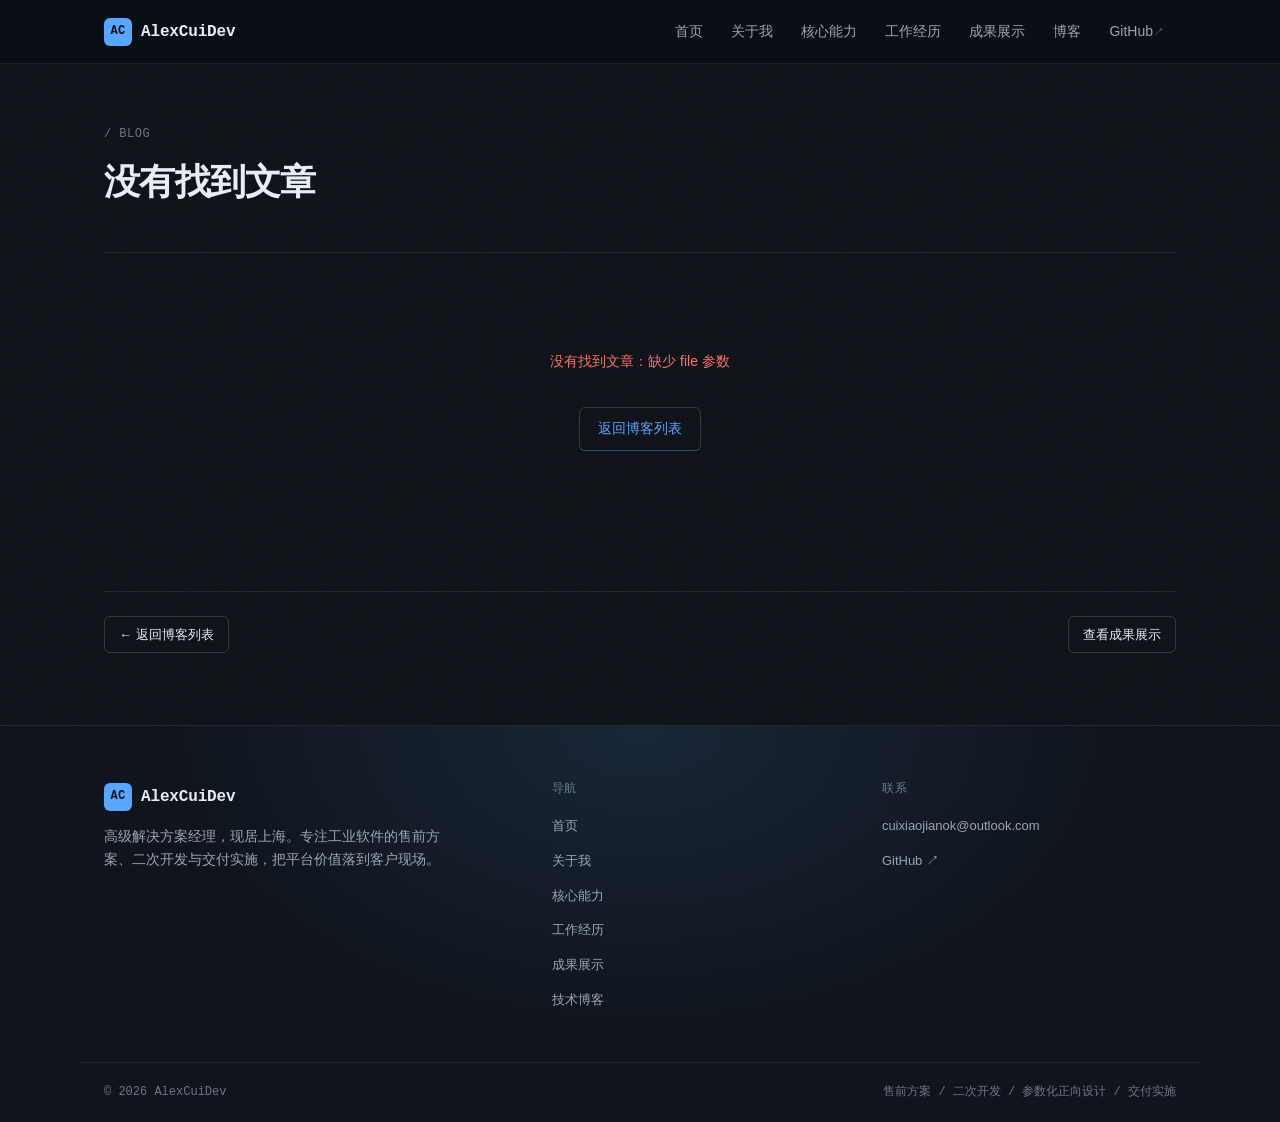
<file: blog/post-viewer.html>
<!DOCTYPE html>
<html lang="zh-CN">
<head>
<meta charset="UTF-8">
<meta name="viewport" content="width=device-width, initial-scale=1">
<title>文章阅读 | AlexCuiDev</title>
<meta name="description" content="崔小建的技术文章：工业软件二次开发、参数化正向设计、工程数字化的技术实践与思考。">
<meta name="theme-color" content="#0b0e14">
<meta name="robots" content="noindex">

<link rel="icon" href="../assets/favicon.svg" type="image/svg+xml">
<link rel="stylesheet" href="../assets/css/main.css?v=20261118">
<link rel="stylesheet" href="../assets/css/blog.css?v=20261117">
<!-- Markdown 解析与代码高亮：本地化，不再依赖 jsdelivr，离线 / 国内 / Pages 都能跑 -->
<script src="vendor/marked.min.js?v=20261117"></script>
<script src="vendor/highlight.min.js?v=20261117"></script>
</head>
<body>

<div class="reading-progress" id="progress" aria-hidden="true"></div>

<header class="site-header">
    <div class="container header-inner">
        <a class="logo" href="../index.html" aria-label="AlexCuiDev 首页">
            <span class="logo-mark" aria-hidden="true">AC</span>
            <span class="logo-text">AlexCuiDev</span>
        </a>

        <button class="nav-toggle" type="button" aria-expanded="false" aria-controls="siteNav" aria-label="展开导航菜单">
            <span class="nav-toggle-bar"></span>
            <span class="nav-toggle-bar"></span>
            <span class="nav-toggle-bar"></span>
        </button>

        <nav class="nav-links" id="siteNav" aria-label="主导航">
            <a href="../index.html#home">首页</a>
            <a href="../index.html#about">关于我</a>
            <a href="../index.html#skills">核心能力</a>
            <a href="../index.html#experience">工作经历</a>
            <a href="../index.html#works">成果展示</a>
            <a href="index.html" aria-current="page">博客</a>
            <a href="https://github.com/AlexCuiDev" target="_blank" rel="noopener">GitHub<span class="ext" aria-hidden="true">↗</span></a>
        </nav>
    </div>
</header>

<main id="main">

    <div class="container">
        <header class="post-head">
            <p class="kicker">/ blog</p>
            <h1 id="postTitle">正在加载…</h1>
            <div class="post-meta">
                <span id="postDate"></span>
                <span class="tag chip" id="postTag" hidden></span>
            </div>
        </header>

        <article class="prose" id="content">
            <p class="state"><span class="spinner" aria-hidden="true"></span>正在加载文章…</p>
        </article>

        <div class="post-foot">
            <a class="btn btn-ghost btn--sm" href="index.html">← 返回博客列表</a>
            <a class="btn btn-ghost btn--sm" href="../index.html#works">查看成果展示</a>
        </div>
    </div>

</main>

<footer class="site-footer">
    <div class="container footer-grid">
        <div class="footer-brand">
            <a class="logo" href="../index.html">
                <span class="logo-mark" aria-hidden="true">AC</span>
                <span class="logo-text">AlexCuiDev</span>
            </a>
            <p>高级解决方案经理，现居上海。专注工业软件的售前方案、二次开发与交付实施，把平台价值落到客户现场。</p>
        </div>
        <div class="footer-col">
            <h4>导航</h4>
            <ul>
                <li><a href="../index.html#home">首页</a></li>
                <li><a href="../index.html#about">关于我</a></li>
                <li><a href="../index.html#skills">核心能力</a></li>
                <li><a href="../index.html#experience">工作经历</a></li>
                <li><a href="../index.html#works">成果展示</a></li>
                <li><a href="index.html" aria-current="page">技术博客</a></li>
            </ul>
        </div>
        <div class="footer-col">
            <h4>联系</h4>
            <ul>
                <li><a href="mailto:cuixiaojianok@outlook.com">cuixiaojianok@outlook.com</a></li>
                <li><a href="https://github.com/AlexCuiDev" target="_blank" rel="noopener">GitHub ↗</a></li>
            </ul>
        </div>
    </div>
    <div class="container footer-bottom">
        <span>© <span data-year>2026</span> AlexCuiDev</span>
        <span>售前方案 / 二次开发 / 参数化正向设计 / 交付实施</span>
    </div>
</footer>

<button class="to-top" type="button" aria-label="回到顶部">
    <svg viewBox="0 0 24 24" aria-hidden="true"><path d="M12 19V5M5 12l7-7 7 7"/></svg>
</button>

<script src="../assets/js/main.js?v=20261117"></script>
<script src="posts-data.js?v=20261118"></script>
<script>
(function () {
    'use strict';

    var contentEl = document.getElementById('content');
    var titleEl   = document.getElementById('postTitle');
    var dateEl    = document.getElementById('postDate');
    var tagEl     = document.getElementById('postTag');
    var params    = new URLSearchParams(window.location.search);
    var filename  = params.get('file');

    function escapeHtml(s) {
        return String(s == null ? '' : s)
            .replace(/&/g, '&amp;')
            .replace(/</g, '&lt;')
            .replace(/>/g, '&gt;')
            .replace(/"/g, '&quot;')
            .replace(/'/g, '&#39;');
    }

    /* ---------- 极简清洗：去掉 script 与 on* 事件属性 ---------- */
    function sanitize(html) {
        var box = document.createElement('div');
        box.innerHTML = html;
        box.querySelectorAll('script, iframe, object, embed').forEach(function (el) { el.remove(); });
        box.querySelectorAll('*').forEach(function (el) {
            Array.prototype.slice.call(el.attributes).forEach(function (attr) {
                if (/^on/i.test(attr.name) || /javascript:/i.test(attr.value)) {
                    el.removeAttribute(attr.name);
                }
            });
        });
        return box.innerHTML;
    }

    function fail(message) {
        contentEl.innerHTML =
            '<div class="state state--error">' +
                '<p>' + message + '</p>' +
                '<a class="retry-btn" href="index.html">返回博客列表</a>' +
            '</div>';
    }

    if (!filename) {
        titleEl.textContent = '没有找到文章';
        fail('没有找到文章：缺少 file 参数');
    } else {
        /* 文章数据用 <script> 引入（不是 fetch）。
           原因：file:// 协议下浏览器会拦掉 fetch 本地文件（CORS），
           直接双击打开 HTML 时正文取不到。 */
        var posts = Array.isArray(window.AlexCuiPosts) ? window.AlexCuiPosts : [];
        var hit = posts.filter(function (p) { return p.filename === filename; })[0];

        if (!hit) {
            titleEl.textContent = '没有找到文章';
            fail(posts.length
                ? '没有找到文章：' + filename
                : '文章数据未加载：posts-data.js 不存在。在仓库根目录执行 python tools/build-posts.py 后刷新本页。');
            return;
        }

        titleEl.textContent = hit.title;
        dateEl.textContent = hit.date;
        if (hit.tag) { tagEl.textContent = hit.tag; tagEl.hidden = false; }
        document.title = hit.title + ' | AlexCuiDev';

        /* 这页是客户端阅读器（noindex），正式可索引的地址是同名静态页。
           动态补 canonical / og，指向静态页，避免两个地址指向同一篇内容。 */
        if (hit.url) {
            var canonicalUrl = 'https://alexcuidev.github.io/blog/' + hit.url;
            var linkEl = document.createElement('link');
            linkEl.rel = 'canonical';
            linkEl.href = canonicalUrl;
            document.head.appendChild(linkEl);
            ['og:url', 'og:title'].forEach(function (prop) {
                var metaEl = document.createElement('meta');
                metaEl.setAttribute('property', prop);
                metaEl.setAttribute('content', prop === 'og:url' ? canonicalUrl : hit.title);
                document.head.appendChild(metaEl);
            });
        }

        /* 把 /blog/assets/xxx 改成相对路径 assets/xxx */
        var md = String(hit.content || '').replace(/!\[([^\]]*)\]\(\/blog\/assets\/([^)]+)\)/g, '![$1](assets/$2)');

        var html = window.marked ? window.marked.parse(md) : '<pre>' + escapeHtml(md) + '</pre>';
        contentEl.innerHTML = sanitize(html);

        /* 内容渲染完成后再高亮，之前是在 DOM 就绪前调用，等于空转 */
        if (window.hljs) {
            window.hljs.highlightAll();
        }
        window.AlexCuiReveal && window.AlexCuiReveal();
    }

    /* ---------- 阅读进度条 ---------- */
    var bar = document.getElementById('progress');
    function updateProgress() {
        var h = document.documentElement.scrollHeight - window.innerHeight;
        var p = h > 0 ? (window.pageYOffset / h) * 100 : 0;
        bar.style.width = Math.min(100, Math.max(0, p)) + '%';
    }
    window.addEventListener('scroll', updateProgress, { passive: true });
    window.addEventListener('resize', updateProgress);
    updateProgress();
})();
</script>
</body>
</html>
</file>
<file: assets/css/main.css>
/* ==========================================================================
   AlexCuiDev · 共享设计系统
   风格：dark-tech —— 近黑底 / 单一强调色 / 发丝级描边 / 紧凑排版 / 克制动效
   被三页共用：index.html · blog/index.html · blog/post-viewer.html
   ========================================================================== */

/* ---------- 1. 设计令牌 ---------- */
:root {
    /* 表面层级 */
    --bg:            #0b0e14;
    --surface:       #10151d;
    --surface-2:     #161d27;
    --surface-hover: #1c2430;

    /* 文字层级 */
    --ink:           #e6edf3;
    --ink-2:         #9aa7b4;
    --ink-3:         #6b7784;

    /* 描边 */
    --line:          rgba(255, 255, 255, .08);
    --line-strong:   rgba(255, 255, 255, .16);

    /* 唯一强调色 */
    --accent:        #58a6ff;
    --accent-ink:    #0b0e14;
    --accent-soft:   rgba(88, 166, 255, .12);
    --accent-line:   rgba(88, 166, 255, .40);

    /* 形状与节奏 */
    --radius:        10px;
    --radius-sm:     6px;
    --container:     1120px;
    --header-h:      64px;
    --ease:          cubic-bezier(.4, 0, .2, 1);
    --dur:           180ms;

    /* 字体：不依赖外部 CDN，国内访问稳定 */
    --mono: ui-monospace, "JetBrains Mono", SFMono-Regular, Menlo, Consolas, "Courier New", monospace;
    --sans: -apple-system, BlinkMacSystemFont, "Segoe UI", "PingFang SC",
            "Hiragino Sans GB", "Microsoft YaHei", "Noto Sans CJK SC", "Source Han Sans SC", sans-serif;
}

/* ---------- 2. 基础重置 ---------- */
*,
*::before,
*::after { box-sizing: border-box; }

html {
    scroll-behavior: smooth;
    -webkit-text-size-adjust: 100%;
}

body {
    margin: 0;
    background-color: var(--bg);
    /* 细颗粒纹理：打散大面积纯黑的塑料感 */
    background-image: url("data:image/svg+xml,%3Csvg xmlns='http://www.w3.org/2000/svg' width='180' height='180'%3E%3Cfilter id='n'%3E%3CfeTurbulence type='fractalNoise' baseFrequency='0.8' numOctaves='3' stitchTiles='stitch'/%3E%3CfeColorMatrix type='saturate' values='0'/%3E%3C/filter%3E%3Crect width='180' height='180' filter='url(%23n)' opacity='0.05'/%3E%3C/svg%3E");
    background-repeat: repeat;
    color: var(--ink);
    font-family: var(--sans);
    font-size: 15px;
    line-height: 1.65;
    -webkit-font-smoothing: antialiased;
    -moz-osx-font-smoothing: grayscale;
    overflow-x: hidden;
}

h1, h2, h3, h4 {
    margin: 0;
    line-height: 1.25;
    letter-spacing: -.02em;
    font-weight: 600;
}

p  { margin: 0; }
ul { margin: 0; padding: 0; list-style: none; }
img { max-width: 100%; display: block; }
a  { color: var(--accent); text-decoration: none; }

button {
    font: inherit;
    color: inherit;
    background: none;
    border: 0;
    cursor: pointer;
}

:focus-visible {
    outline: 2px solid var(--accent);
    outline-offset: 3px;
    border-radius: 4px;
}

::selection {
    background: var(--accent);
    color: var(--accent-ink);
}

.container {
    width: 100%;
    max-width: var(--container);
    margin: 0 auto;
    padding: 0 24px;
}

/* 键盘用户专用：跳过导航 */
.skip-link {
    position: absolute;
    left: -9999px;
    top: 0;
    z-index: 2000;
    padding: 10px 18px;
    background: var(--accent);
    color: var(--accent-ink);
    border-radius: 0 0 var(--radius-sm) 0;
    font-weight: 600;
}
.skip-link:focus { left: 0; }

/* ---------- 3. 小标签 / 分节头 ---------- */
.kicker {
    display: inline-flex;
    align-items: center;
    gap: 8px;
    font-family: var(--mono);
    font-size: 12px;
    letter-spacing: .04em;
    color: var(--ink-3);
    text-transform: uppercase;
}

.kicker--accent { color: var(--accent); }

.status-dot {
    width: 7px;
    height: 7px;
    border-radius: 50%;
    background: #3fb950;
    box-shadow: 0 0 0 3px rgba(63, 185, 80, .16);
    animation: pulse 2.8s var(--ease) infinite;
}

@keyframes pulse {
    0%, 100% { opacity: 1; }
    50%      { opacity: .35; }
}

.section {
    position: relative;
    padding: 96px 0;
    border-top: 1px solid var(--line);
    /* 关键修复：固定头部不再遮挡锚点目标 */
    scroll-margin-top: calc(var(--header-h) + 16px);
}

/* 分节线改成带强调色渐隐的细线，避免一道死板的灰 */
.section::before {
    content: "";
    position: absolute;
    left: 0;
    right: 0;
    top: -1px;
    height: 1px;
    background: linear-gradient(90deg,
        transparent 0%,
        rgba(88, 166, 255, .38) 22%,
        rgba(88, 166, 255, .38) 78%,
        transparent 100%);
    opacity: .55;
    pointer-events: none;
}

/* 交替的极浅色分层，让连续的分节不至于全压在同一个底色上 */
.section--tint {
    background: linear-gradient(180deg,
        rgba(255, 255, 255, .028) 0,
        rgba(255, 255, 255, .012) 220px,
        rgba(255, 255, 255, 0) 460px);
}

.section-head { margin-bottom: 48px; }

.section-head .kicker { margin-bottom: 14px; }

.section-head h2 {
    font-size: clamp(26px, 3.4vw, 34px);
    margin-bottom: 12px;
}

.section-desc {
    color: var(--ink-2);
    max-width: 640px;
    font-size: 15px;
}

/* ---------- 4. 按钮 ---------- */
.btn {
    display: inline-flex;
    align-items: center;
    gap: 8px;
    padding: 11px 22px;
    border-radius: var(--radius-sm);
    font-size: 14px;
    font-weight: 500;
    white-space: nowrap;
    transition: background var(--dur) var(--ease),
                border-color var(--dur) var(--ease),
                color var(--dur) var(--ease),
                box-shadow var(--dur) var(--ease),
                transform var(--dur) var(--ease);
}

.btn-primary {
    background: var(--accent);
    color: var(--accent-ink);
    font-weight: 600;
}
.btn-primary:hover {
    background: #79b8ff;
    transform: translateY(-1px);
    box-shadow: 0 6px 20px rgba(88, 166, 255, .24);
}

.btn-ghost {
    border: 1px solid var(--line-strong);
    color: var(--ink);
}
.btn-ghost:hover {
    border-color: var(--accent-line);
    background: var(--surface-2);
    transform: translateY(-1px);
}

.btn--sm { padding: 7px 14px; font-size: 13px; }

/* ---------- 5. 头部 / 导航 ---------- */
.site-header {
    position: fixed;
    inset: 0 0 auto 0;
    z-index: 900;
    height: var(--header-h);
    background: rgba(11, 14, 20, .78);
    backdrop-filter: blur(14px) saturate(140%);
    -webkit-backdrop-filter: blur(14px) saturate(140%);
    border-bottom: 1px solid var(--line);
}

.header-inner {
    display: flex;
    align-items: center;
    justify-content: space-between;
    gap: 20px;
    height: var(--header-h);
}

.logo {
    display: inline-flex;
    align-items: center;
    gap: 9px;
    color: var(--ink);
    font-family: var(--mono);
    font-size: 16px;
    font-weight: 700;
    letter-spacing: -.01em;
    flex-shrink: 0;
}

.logo-mark {
    display: grid;
    place-items: center;
    width: 28px;
    height: 28px;
    border-radius: var(--radius-sm);
    background: var(--accent);
    color: var(--accent-ink);
    font-size: 12px;
    font-weight: 700;
    letter-spacing: .02em;
}

.logo:hover .logo-mark { background: #79b8ff; }

.nav-links {
    display: flex;
    align-items: center;
    gap: 4px;
}

.nav-links a {
    position: relative;
    padding: 7px 12px;
    border-radius: var(--radius-sm);
    color: var(--ink-2);
    font-size: 14px;
    white-space: nowrap;
    transition: color var(--dur) var(--ease),
                background var(--dur) var(--ease);
}

.nav-links a:hover {
    color: var(--ink);
    background: var(--surface-2);
}

/* 滚动高亮：当前区块 */
.nav-links a.is-active {
    color: var(--accent);
    background: var(--accent-soft);
}

.nav-links a.is-active::after {
    content: "";
    position: absolute;
    left: 12px;
    right: 12px;
    bottom: -1px;
    height: 2px;
    border-radius: 2px;
    background: var(--accent);
}

.ext { font-size: 11px; opacity: .7; }

/* 汉堡按钮（移动端） */
.nav-toggle {
    display: none;
    position: relative;
    width: 40px;
    height: 40px;
    border-radius: var(--radius-sm);
    border: 1px solid var(--line-strong);
    flex-shrink: 0;
}
.nav-toggle:hover { border-color: var(--accent-line); }

.nav-toggle-bar {
    position: absolute;
    left: 11px;
    width: 16px;
    height: 1.5px;
    border-radius: 2px;
    background: var(--ink);
    transition: transform var(--dur) var(--ease), opacity var(--dur) var(--ease);
}
.nav-toggle-bar:nth-child(1) { top: 15px; }
.nav-toggle-bar:nth-child(2) { top: 20px; }
.nav-toggle-bar:nth-child(3) { top: 25px; }

.nav-toggle[aria-expanded="true"] .nav-toggle-bar:nth-child(1) { transform: translateY(5px) rotate(45deg); }
.nav-toggle[aria-expanded="true"] .nav-toggle-bar:nth-child(2) { opacity: 0; }
.nav-toggle[aria-expanded="true"] .nav-toggle-bar:nth-child(3) { transform: translateY(-5px) rotate(-45deg); }

/* ---------- 6. 首屏 Hero ---------- */
.hero {
    padding: calc(var(--header-h) + 72px) 0 0;
    position: relative;
    overflow: hidden;
    scroll-margin-top: calc(var(--header-h) + 16px);
}

/* 极淡的网格底纹，给大面积留白一点结构 */
.hero::before {
    content: "";
    position: absolute;
    inset: 0;
    background-image:
        linear-gradient(rgba(255, 255, 255, .022) 1px, transparent 1px),
        linear-gradient(90deg, rgba(255, 255, 255, .022) 1px, transparent 1px);
    background-size: 56px 56px;
    -webkit-mask-image: radial-gradient(ellipse 92% 78% at 44% 34%, #000 0%, transparent 80%);
            mask-image: radial-gradient(ellipse 92% 78% at 44% 34%, #000 0%, transparent 80%);
    pointer-events: none;
}

/* 强调色柔光：让首屏有纵深，不再是一整块死黑 */
.hero::after {
    content: "";
    position: absolute;
    top: -200px;
    right: -160px;
    width: 820px;
    height: 820px;
    background:
        radial-gradient(circle at 50% 50%, rgba(88, 166, 255, .16), rgba(88, 166, 255, .05) 42%, transparent 68%);
    pointer-events: none;
}

.hero-grid {
    position: relative;
    padding-bottom: 72px;
    display: grid;
    grid-template-columns: minmax(0, 1.05fr) minmax(0, .95fr);
    gap: 56px;
    align-items: center;
}

/* 文字区不再限宽，由栅格列宽控制节奏 */
.hero-copy { max-width: 640px; }

.hero-copy .kicker { margin-bottom: 22px; }

.hero h1 {
    font-size: clamp(34px, 5.2vw, 54px);
    line-height: 1.12;
    letter-spacing: -.035em;
    margin-bottom: 16px;
}

.grad {
    background: linear-gradient(96deg, var(--accent) 0%, #a5d6ff 100%);
    -webkit-background-clip: text;
    background-clip: text;
    color: transparent;
}

.hero-sub {
    font-size: 19px;
    color: var(--ink);
    margin-bottom: 14px;
}

.hero-desc {
    color: var(--ink-2);
    max-width: 520px;
    margin-bottom: 28px;
}

.hero-actions {
    display: flex;
    flex-wrap: wrap;
    gap: 12px;
    margin-bottom: 22px;
}

.hero-mail {
    display: inline-flex;
    align-items: center;
    gap: 8px;
    font-family: var(--mono);
    font-size: 13px;
    color: var(--ink-3);
    transition: color var(--dur) var(--ease);
}
.hero-mail:hover { color: var(--accent); }

/* ---------- 6.1 首屏右侧：能力图谱面板 ---------- */
.hero-graph {
    position: relative;
    padding: 18px 18px 16px;
    border: 1px solid var(--line);
    border-radius: var(--radius);
    background:
        radial-gradient(120% 90% at 50% 0%, rgba(88, 166, 255, .07), transparent 62%),
        var(--surface);
    overflow: hidden;
}

.graph-head {
    display: flex;
    align-items: center;
    justify-content: space-between;
    gap: 12px;
    padding-bottom: 12px;
    margin-bottom: 4px;
    border-bottom: 1px solid var(--line);
    font-family: var(--mono);
    font-size: 11.5px;
    letter-spacing: .04em;
    color: var(--ink-3);
    text-transform: uppercase;
}

.graph-hint {
    color: var(--accent);
    letter-spacing: 0;
    text-transform: none;
}

.graph-canvas-wrap {
    position: relative;
    height: 300px;
    margin: 4px 0 2px;
}

.graph-canvas {
    display: block;
    width: 100%;
    height: 100%;
    touch-action: manipulation;
}

.graph-tip {
    padding-top: 13px;
    border-top: 1px solid var(--line);
    transition: border-color var(--dur) var(--ease);
}

.graph-tip.is-active { border-top-color: var(--accent-line); }

.graph-tip-label {
    font-size: 14px;
    font-weight: 600;
    color: var(--ink-2);
    transition: color var(--dur) var(--ease);
}

.graph-tip.is-active .graph-tip-label { color: var(--accent); }

.graph-tip-text {
    font-size: 13px;
    line-height: 1.7;
    color: var(--ink-3);
    margin-top: 5px;
    min-height: 44px;
    transition: color var(--dur) var(--ease);
}

.graph-tip.is-active .graph-tip-text { color: var(--ink-2); }

.graph-legend {
    display: flex;
    flex-wrap: wrap;
    gap: 6px;
    margin-top: 13px;
}

.graph-legend li { display: block; }

.graph-legend button {
    padding: 4px 10px;
    border-radius: 20px;
    border: 1px solid var(--line);
    background: var(--surface-2);
    font-size: 12px;
    line-height: 1.5;
    color: var(--ink-3);
    transition: color var(--dur) var(--ease),
                border-color var(--dur) var(--ease),
                background var(--dur) var(--ease);
}

.graph-legend button:hover {
    color: var(--accent);
    border-color: var(--accent-line);
    background: var(--accent-soft);
}

.graph-legend button.is-active {
    color: var(--accent);
    border-color: var(--accent-line);
    background: var(--accent-soft);
}

/* 数据条 */
.stat-strip {
    display: grid;
    grid-template-columns: repeat(4, 1fr);
    border: 1px solid var(--line);
    border-radius: var(--radius);
    background: var(--surface);
    overflow: hidden;
    margin-bottom: 24px;
}

.stat-strip li {
    padding: 22px 20px;
    border-right: 1px solid var(--line);
    transition: background var(--dur) var(--ease);
}
.stat-strip li:last-child { border-right: 0; }
.stat-strip li:hover { background: var(--surface-2); }

.stat-strip b {
    display: block;
    font-family: var(--mono);
    font-size: 30px;
    font-weight: 600;
    color: var(--accent);
    line-height: 1.1;
    margin-bottom: 4px;
}

.stat-strip b em {
    font-style: normal;
    font-size: 15px;
    margin-left: 1px;
}

.stat-strip span {
    font-size: 13px;
    color: var(--ink-2);
}

/* ---------- 7. 关于我 ---------- */
.about-grid {
    display: grid;
    grid-template-columns: minmax(0, .9fr) minmax(0, 1.1fr);
    gap: 28px;
    align-items: start;
}

.about-lede {
    background: var(--surface);
    border: 1px solid var(--line);
    border-radius: var(--radius);
    padding: 30px;
}

.about-lede p { color: var(--ink-2); margin-bottom: 22px; }

.trail {
    display: flex;
    flex-direction: column;
    gap: 12px;
}

.trail li {
    display: flex;
    align-items: center;
    gap: 12px;
    font-size: 14px;
    color: var(--ink);
}

.trail .dot {
    width: 6px;
    height: 6px;
    border-radius: 50%;
    background: var(--accent);
    flex-shrink: 0;
}

.trail .year {
    font-family: var(--mono);
    font-size: 12px;
    color: var(--ink-3);
    flex-shrink: 0;
}

.info-grid {
    display: grid;
    grid-template-columns: repeat(2, minmax(0, 1fr));
    gap: 14px;
}

.info-card {
    background: var(--surface);
    border: 1px solid var(--line);
    border-radius: var(--radius);
    padding: 24px;
    transition: border-color var(--dur) var(--ease),
                background var(--dur) var(--ease),
                transform var(--dur) var(--ease);
}

.info-card:hover {
    border-color: var(--accent-line);
    background: var(--surface-2);
    transform: translateY(-2px);
}

.info-icon {
    width: 38px;
    height: 38px;
    display: grid;
    place-items: center;
    border-radius: var(--radius-sm);
    background: var(--accent-soft);
    border: 1px solid var(--accent-line);
    margin-bottom: 16px;
}

.info-icon svg {
    width: 19px;
    height: 19px;
    stroke: var(--accent);
    fill: none;
    stroke-width: 1.5;
    stroke-linecap: round;
    stroke-linejoin: round;
}

.info-card h3 { font-size: 16px; margin-bottom: 8px; }
.info-card p  { font-size: 14px; color: var(--ink-2); }

/* ---------- 8. 专业技能 ---------- */
.skill-grid {
    display: grid;
    grid-template-columns: repeat(2, minmax(0, 1fr));
    gap: 18px;
}

.skill-card {
    background: var(--surface);
    border: 1px solid var(--line);
    border-radius: var(--radius);
    padding: 28px;
    transition: border-color var(--dur) var(--ease),
                background var(--dur) var(--ease);
}

.skill-card:hover {
    border-color: var(--line-strong);
    background: var(--surface-2);
}

.skill-head {
    display: flex;
    align-items: center;
    gap: 13px;
    margin-bottom: 14px;
}

.skill-head .info-icon { margin-bottom: 0; }

.skill-head h3 { font-size: 17px; }

.skill-card > p {
    color: var(--ink-2);
    font-size: 14px;
    margin-bottom: 18px;
}

.chips { display: flex; flex-wrap: wrap; gap: 7px; }

.chip {
    padding: 4px 11px;
    border-radius: 20px;
    border: 1px solid var(--line);
    background: var(--surface-2);
    font-family: var(--mono);
    font-size: 11.5px;
    color: var(--ink-2);
    transition: color var(--dur) var(--ease),
                border-color var(--dur) var(--ease);
}

.chip:hover { color: var(--accent); border-color: var(--accent-line); }

/* ---------- 9. 工作经历（时间轴） ---------- */
.timeline { position: relative; padding-left: 30px; }

.timeline::before {
    content: "";
    position: absolute;
    left: 5px;
    top: 10px;
    bottom: 10px;
    width: 1px;
    background: linear-gradient(180deg, var(--accent-line), var(--line) 70%, transparent);
}

.tl-item { position: relative; padding-bottom: 34px; }
.tl-item:last-child { padding-bottom: 0; }

.tl-item::before {
    content: "";
    position: absolute;
    left: -30px;
    top: 8px;
    width: 11px;
    height: 11px;
    border-radius: 50%;
    background: var(--bg);
    border: 2px solid var(--accent);
    box-shadow: 0 0 0 4px var(--bg), 0 0 14px rgba(88, 166, 255, .35);
}

.tl-date {
    display: inline-block;
    font-family: var(--mono);
    font-size: 12px;
    color: var(--accent);
    background: var(--accent-soft);
    border: 1px solid var(--accent-line);
    border-radius: 20px;
    padding: 2px 11px;
    margin-bottom: 12px;
}

.tl-item h3 { font-size: 18px; margin-bottom: 4px; }

.tl-org {
    font-size: 14px;
    color: var(--ink-2);
    margin-bottom: 10px;
}

.tl-tags { display: flex; flex-wrap: wrap; gap: 6px; margin-top: 12px; }

/* 经历里挂的案例块：把「做了什么、做成什么样」摊开讲 */
.tl-case {
    margin-top: 16px;
    padding: 16px 18px;
    border: 1px solid var(--line);
    border-left: 2px solid var(--accent-line);
    border-radius: var(--radius-sm);
    background: rgba(255, 255, 255, .018);
}

.tl-case-title {
    display: flex;
    flex-wrap: wrap;
    align-items: center;
    gap: 9px;
    font-size: 14px;
    font-weight: 600;
    color: var(--ink);
    margin-bottom: 10px;
}

.tl-case-tag {
    padding: 1px 9px;
    border-radius: 20px;
    border: 1px solid var(--accent-line);
    background: var(--accent-soft);
    font-family: var(--mono);
    font-size: 11px;
    font-weight: 400;
    color: var(--accent);
    letter-spacing: .02em;
}

.tl-case ul {
    display: flex;
    flex-direction: column;
    gap: 8px;
}

.tl-case li {
    position: relative;
    padding-left: 14px;
    font-size: 13.5px;
    line-height: 1.75;
    color: var(--ink-2);
}

.tl-case li::before {
    content: "";
    position: absolute;
    left: 0;
    top: 10px;
    width: 4px;
    height: 4px;
    border-radius: 50%;
    background: var(--ink-3);
}

.tl-case li b {
    font-weight: 600;
    color: var(--ink);
}

/* ---------- 9.1 代表案例（成果展示置顶） ---------- */
.case-block {
    display: grid;
    grid-template-columns: minmax(0, 1.55fr) minmax(0, 1fr);
    gap: 18px;
    margin-bottom: 56px;
}

.case-main {
    padding: 28px;
    border: 1px solid var(--line);
    border-radius: var(--radius);
    background: var(--surface);
}

.case-label {
    font-family: var(--mono);
    font-size: 11.5px;
    letter-spacing: .1em;
    text-transform: uppercase;
    color: var(--accent);
    margin-bottom: 10px;
}

.case-title {
    font-size: 20px;
    line-height: 1.35;
    margin-bottom: 8px;
}

.case-sub {
    font-size: 13px;
    color: var(--ink-3);
    margin-bottom: 16px;
}

.case-desc {
    font-size: 14px;
    line-height: 1.85;
    color: var(--ink-2);
}

.case-metrics {
    display: grid;
    grid-template-columns: repeat(4, minmax(0, 1fr));
    gap: 16px;
    margin: 22px 0 18px;
    padding: 18px 0;
    border-top: 1px solid var(--line);
    border-bottom: 1px solid var(--line);
}

.case-metrics b {
    display: block;
    font-family: var(--mono);
    font-size: 24px;
    font-weight: 600;
    color: var(--accent);
    line-height: 1.2;
    margin-bottom: 3px;
}

.case-metrics b em {
    font-style: normal;
    font-size: 13px;
    margin-left: 1px;
}

.case-metrics span {
    font-size: 12px;
    color: var(--ink-3);
}

.case-side {
    display: flex;
    flex-direction: column;
    gap: 18px;
}

.case-card {
    padding: 22px;
    border: 1px solid var(--line);
    border-radius: var(--radius);
    background: var(--surface);
    transition: border-color var(--dur) var(--ease),
                background var(--dur) var(--ease);
}

.case-card:hover {
    border-color: var(--line-strong);
    background: var(--surface-2);
}

.case-card-label {
    font-size: 14px;
    font-weight: 600;
    color: var(--ink);
    margin-bottom: 8px;
}

.case-card p {
    font-size: 13.5px;
    line-height: 1.8;
    color: var(--ink-2);
}

.case-card .link {
    display: inline-block;
    margin-top: 12px;
    font-family: var(--mono);
    font-size: 12px;
}

/* ---------- 10. 成果展示（按能力分组 + 横向滚动轨道） ---------- */

/* 定位段：先说清成果来自哪里 */
.works-lead {
    max-width: 78ch;
    margin: -2px 0 34px;
    font-size: 14.5px;
    line-height: 1.8;
    color: var(--ink-2);
}
.works-lead b { color: var(--ink); font-weight: 600; }

/* 能力分组 */
.works-block { margin-top: 52px; }

/* 组头：标题 + 这组证明了什么能力 */
.works-head--block { margin-bottom: 20px; }

.works-head--block h3 {
    display: flex;
    align-items: center;
    gap: 10px;
    font-size: 17px;
    margin-bottom: 8px;
}

.works-head--block h3 svg {
    width: 18px;
    height: 18px;
    stroke: var(--accent);
    fill: none;
    stroke-width: 1.5;
    stroke-linecap: round;
    stroke-linejoin: round;
}

.works-note {
    font-size: 13px;
    line-height: 1.65;
    color: var(--ink-3);
    max-width: 72ch;
}

/* 轨道头：类型标签 + 计数 + 翻页箭头 */
.works-track + .works-track { margin-top: 26px; }

.works-head--track {
    display: flex;
    align-items: center;
    gap: 14px;
    margin-bottom: 12px;
    flex-wrap: wrap;
}

.rail-block-label {
    font-family: var(--mono);
    font-size: 11.5px;
    letter-spacing: .08em;
    color: var(--ink-3);
    white-space: nowrap;
}

.works-count {
    font-family: var(--mono);
    font-size: 12px;
    color: var(--ink-3);
}

.works-nav { margin-left: auto; display: flex; gap: 6px; }

/* 资质索引：主页只留摘要，完整成果与证书在 works.html */
.works-index {
    display: flex;
    align-items: center;
    gap: 20px 24px;
    flex-wrap: wrap;
    padding: 22px 24px;
    border: 1px solid var(--line);
    border-radius: var(--radius);
    background: var(--surface);
}
.works-index-label {
    font-family: var(--mono);
    font-size: 11.5px;
    letter-spacing: .08em;
    color: var(--ink-3);
    white-space: nowrap;
}
.works-index-list {
    display: flex;
    flex-wrap: wrap;
    gap: 8px 26px;
    list-style: none;
    margin: 0;
    padding: 0;
}
.works-index-list li { display: flex; align-items: baseline; gap: 6px; }
.works-index-list b { font-family: var(--mono); font-size: 19px; color: var(--accent); }
.works-index-list span { font-size: 13px; color: var(--ink-2); }
.works-index-desc {
    flex: 1 1 340px;
    min-width: 0;
    font-size: 13px;
    line-height: 1.7;
    color: var(--ink-3);
}
.works-index-cta { margin-left: auto; white-space: nowrap; }

/* 二级页：返回首页 */
.works-back { margin-bottom: 16px; }
.works-back-link {
    font-family: var(--mono);
    font-size: 12.5px;
    color: var(--ink-2);
    text-decoration: none;
    transition: color var(--dur) var(--ease);
}
.works-back-link:hover { color: var(--accent); }

/* 二级页首节避开固定头部 */
.page-works .section:first-of-type { padding-top: calc(var(--header-h) + 56px); }

.rail-btn {
    width: 32px;
    height: 32px;
    display: grid;
    place-items: center;
    border: 1px solid var(--line-strong);
    border-radius: var(--radius-sm);
    color: var(--ink-2);
    transition: color var(--dur) var(--ease),
                border-color var(--dur) var(--ease),
                background var(--dur) var(--ease),
                opacity var(--dur) var(--ease);
}

.rail-btn:hover:not(:disabled) {
    color: var(--accent);
    border-color: var(--accent-line);
    background: var(--accent-soft);
}

.rail-btn:disabled { opacity: .3; cursor: default; }

.rail-btn svg {
    width: 15px;
    height: 15px;
    stroke: currentColor;
    fill: none;
    stroke-width: 1.8;
    stroke-linecap: round;
    stroke-linejoin: round;
}

/* 轨道：隐藏丑陋的系统滚动条，改用箭头 + 边缘渐隐 */
.rail { position: relative; }

.rail-track {
    display: flex;
    gap: 16px;
    overflow-x: auto;
    overflow-y: hidden;
    padding: 4px 0 14px;
    scroll-behavior: smooth;
    scrollbar-width: none;
    -ms-overflow-style: none;
    cursor: grab;
}
.rail-track::-webkit-scrollbar { display: none; }
.rail-track.is-dragging { cursor: grabbing; user-select: none; }

.rail-track::after {
    content: "";
    flex: 0 0 1px;
}

/* 左右边缘渐隐，暗示还有内容 */
.rail::before,
.rail::after {
    content: "";
    position: absolute;
    top: 0;
    bottom: 14px;
    width: 44px;
    pointer-events: none;
    opacity: 0;
    transition: opacity var(--dur) var(--ease);
    z-index: 2;
}
.rail::before {
    left: 0;
    background: linear-gradient(90deg, var(--bg), transparent);
}
.rail::after {
    right: 0;
    background: linear-gradient(270deg, var(--bg), transparent);
}
.rail.is-start::before { opacity: 0; }
.rail.is-end::after  { opacity: 0; }
.rail:not(.is-start)::before { opacity: 1; }
.rail:not(.is-end)::after   { opacity: 1; }

.work-card {
    flex: 0 0 280px;
    width: 280px;
    display: flex;
    flex-direction: column;
    background: var(--surface);
    border: 1px solid var(--line);
    border-radius: var(--radius);
    overflow: hidden;
    transition: border-color var(--dur) var(--ease),
                transform var(--dur) var(--ease),
                box-shadow var(--dur) var(--ease);
}

.work-card:hover {
    border-color: var(--accent-line);
    transform: translateY(-3px);
    box-shadow: 0 10px 28px rgba(0, 0, 0, .45);
}

.work-media {
    display: block;
    width: 100%;
    height: 150px;
    padding: 0;
    border-bottom: 1px solid var(--line);
    background: var(--surface-2);
    overflow: hidden;
    position: relative;
}

.work-media img {
    width: 100%;
    height: 100%;
    object-fit: cover;
    object-position: top center;
    transition: transform .3s var(--ease);
}

.work-card:hover .work-media img { transform: scale(1.05); }

.work-media::after {
    content: "";
    position: absolute;
    inset: 0;
    background: rgba(11, 14, 20, 0);
    transition: background var(--dur) var(--ease);
}

.work-media:hover::after { background: rgba(11, 14, 20, .18); }

.work-body {
    display: flex;
    flex-direction: column;
    flex: 1;
    padding: 18px 18px 16px;
}

.work-body h4 {
    font-size: 15px;
    line-height: 1.45;
    margin-bottom: 10px;
}

.work-body h4 a { color: var(--ink); transition: color var(--dur) var(--ease); }
.work-body h4 a:hover { color: var(--accent); }

.work-meta {
    margin-top: auto;
    padding-top: 12px;
    border-top: 1px solid var(--line);
    font-family: var(--mono);
    font-size: 11.5px;
    color: var(--ink-3);
    display: flex;
    flex-wrap: wrap;
    gap: 6px 10px;
}

.work-meta .link { color: var(--accent); }

/* ---------- 11. 灯箱 ---------- */
.lightbox {
    position: fixed;
    inset: 0;
    z-index: 1200;
    display: none;
    align-items: center;
    justify-content: center;
    padding: 32px;
    background: rgba(5, 7, 10, .92);
    backdrop-filter: blur(6px);
}

.lightbox.is-open { display: flex; }

.lightbox-figure {
    position: relative;
    max-width: min(1100px, 94vw);
    max-height: 88vh;
    margin: 0;
}

.lightbox-figure img {
    max-width: 100%;
    max-height: 86vh;
    border-radius: var(--radius);
    border: 1px solid var(--line-strong);
    background: #fff;
}

.lightbox-close {
    position: absolute;
    top: -44px;
    right: 0;
    width: 36px;
    height: 36px;
    display: grid;
    place-items: center;
    border-radius: 50%;
    border: 1px solid var(--line-strong);
    background: var(--surface-2);
    font-size: 22px;
    line-height: 1;
    color: var(--ink-2);
    transition: color var(--dur) var(--ease),
                border-color var(--dur) var(--ease);
}

.lightbox-close:hover { color: var(--accent); border-color: var(--accent-line); }

.lightbox-cap {
    margin-top: 12px;
    text-align: center;
    font-size: 13px;
    color: var(--ink-2);
}

/* ---------- 12. 页脚 ---------- */
.site-footer {
    position: relative;
    border-top: 1px solid var(--line);
    padding: 56px 0 0;
    background: var(--surface);
    /* 页脚柔光是 1000px 宽的绝对定位伪元素，不裁剪会把页面横向撑宽 */
    overflow: hidden;
}

/* 页脚顶部柔光，收尾时再给一点亮度层次 */
.site-footer::before {
    content: "";
    position: absolute;
    top: 0;
    left: 50%;
    transform: translateX(-50%);
    width: 1000px;
    height: 320px;
    background: radial-gradient(ellipse at 50% 0%, rgba(88, 166, 255, .12), transparent 66%);
    pointer-events: none;
}

.footer-grid {
    display: grid;
    grid-template-columns: minmax(0, 1.4fr) repeat(2, minmax(0, 1fr));
    gap: 36px;
    padding-bottom: 40px;
}

.footer-brand p {
    color: var(--ink-2);
    font-size: 14px;
    margin-top: 14px;
    max-width: 340px;
}

.footer-col h4 {
    font-family: var(--mono);
    font-size: 12px;
    font-weight: 500;
    letter-spacing: .06em;
    text-transform: uppercase;
    color: var(--ink-3);
    margin-bottom: 16px;
}

.footer-col li { margin-bottom: 10px; }

.footer-col a {
    color: var(--ink-2);
    font-size: 13px;
    transition: color var(--dur) var(--ease);
}
.footer-col a:hover { color: var(--accent); }

.footer-bottom {
    display: flex;
    flex-wrap: wrap;
    gap: 8px 20px;
    justify-content: space-between;
    padding: 20px 24px;
    border-top: 1px solid var(--line);
    font-family: var(--mono);
    font-size: 12px;
    color: var(--ink-3);
}

/* ---------- 13. 回到顶部 ---------- */
.to-top {
    position: fixed;
    right: 22px;
    bottom: 22px;
    z-index: 800;
    width: 40px;
    height: 40px;
    display: grid;
    place-items: center;
    border-radius: 50%;
    border: 1px solid var(--line-strong);
    background: rgba(16, 21, 29, .9);
    backdrop-filter: blur(8px);
    color: var(--ink-2);
    opacity: 0;
    visibility: hidden;
    transform: translateY(8px);
    transition: opacity var(--dur) var(--ease),
                transform var(--dur) var(--ease),
                visibility var(--dur) var(--ease),
                color var(--dur) var(--ease);
}

.to-top.is-visible { opacity: 1; visibility: visible; transform: translateY(0); }
.to-top:hover { color: var(--accent); border-color: var(--accent-line); }

.to-top svg {
    width: 16px;
    height: 16px;
    stroke: currentColor;
    fill: none;
    stroke-width: 2;
    stroke-linecap: round;
    stroke-linejoin: round;
}

/* ---------- 14. 入场动效 ---------- */
.reveal {
    opacity: 0;
    transform: translateY(18px);
    transition: opacity .6s var(--ease), transform .6s var(--ease);
}

.reveal.is-visible { opacity: 1; transform: none; }

.reveal[data-delay="1"] { transition-delay: .06s; }
.reveal[data-delay="2"] { transition-delay: .12s; }
.reveal[data-delay="3"] { transition-delay: .18s; }
.reveal[data-delay="4"] { transition-delay: .24s; }
.reveal[data-delay="5"] { transition-delay: .30s; }

/* ---------- 15. 响应式 ---------- */
@media (max-width: 1000px) {
    .hero-desc { max-width: 640px; }
    /* 首屏回落单栏：图谱面板移到文字下方 */
    .hero-grid {
        grid-template-columns: minmax(0, 1fr);
        gap: 44px;
        align-items: start;
    }
    .hero-copy { max-width: 640px; }
    .case-block { grid-template-columns: minmax(0, 1fr); }
    .about-grid { grid-template-columns: minmax(0, 1fr); }
    .stat-strip { grid-template-columns: repeat(3, 1fr); }
    .stat-strip li:nth-child(3) { border-right: 0; }
    .stat-strip li:nth-child(-n+3) { border-bottom: 1px solid var(--line); }
    .footer-grid { grid-template-columns: minmax(0, 1fr) minmax(0, 1fr); }
}

@media (max-width: 900px) {
    .nav-toggle { display: block; }

    /* 关键修复：移动端导航改为可展开面板，不再换行被裁切 */
    .nav-links {
        position: fixed;
        top: var(--header-h);
        left: 0;
        right: 0;
        flex-direction: column;
        align-items: stretch;
        gap: 2px;
        padding: 14px 24px 22px;
        background: var(--bg);
        backdrop-filter: blur(14px);
        -webkit-backdrop-filter: blur(14px);
        border-bottom: 1px solid var(--line);
        box-shadow: 0 18px 40px rgba(0, 0, 0, .5);
        transform: translateY(-8px);
        opacity: 0;
        visibility: hidden;
        transition: opacity var(--dur) var(--ease),
                    transform var(--dur) var(--ease),
                    visibility var(--dur) var(--ease);
    }

    .nav-links.is-open {
        transform: none;
        opacity: 1;
        visibility: visible;
    }

    .nav-links a { padding: 11px 12px; font-size: 15px; }
    .nav-links a.is-active::after { display: none; }

    body.nav-open { overflow: hidden; }
}

@media (max-width: 720px) {
    .container { padding: 0 18px; }
    .section { padding: 64px 0; }
    .hero { padding-top: calc(var(--header-h) + 48px); }
    .hero-grid { padding-bottom: 48px; gap: 36px; }
    .hero-copy { max-width: 100%; }
    .hero-graph { padding: 16px 14px 14px; }
    .graph-canvas-wrap { height: 248px; }
    .graph-head { font-size: 11px; }
    .info-grid { grid-template-columns: minmax(0, 1fr); }
    .skill-grid { grid-template-columns: minmax(0, 1fr); }
    .case-main { padding: 22px; }
    .case-title { font-size: 18px; }
    .case-metrics { grid-template-columns: repeat(2, minmax(0, 1fr)); gap: 14px 16px; }
    .tl-case { padding: 14px 15px; }
    .stat-strip { grid-template-columns: repeat(2, 1fr); }
    .stat-strip li { border-right: 1px solid var(--line); border-bottom: 1px solid var(--line); }
    .stat-strip li:nth-child(2n) { border-right: 0; }
    .stat-strip li:nth-last-child(-n+2) { border-bottom: 0; }
    .footer-grid { grid-template-columns: minmax(0, 1fr); gap: 28px; }
    .work-card { flex: 0 0 246px; width: 246px; }
    .work-media { height: 130px; }
    .works-lead { font-size: 13.5px; margin-bottom: 28px; }
    .works-note { font-size: 12.5px; }
    .works-head--track { gap: 10px 12px; }
    .works-index { padding: 18px 16px; gap: 14px 16px; }
    .works-index-list { gap: 8px 18px; }
}

/* ---------- 16. 降低动效偏好 ---------- */
@media (prefers-reduced-motion: reduce) {
    html { scroll-behavior: auto; }
    *,
    *::before,
    *::after {
        animation-duration: .01ms !important;
        animation-iteration-count: 1 !important;
        transition-duration: .01ms !important;
        scroll-behavior: auto !important;
    }
    .reveal { opacity: 1; transform: none; }
}
</file>
<file: assets/css/blog.css>
/* ==========================================================================
   AlexCuiDev · 博客专属样式
   依赖 assets/css/main.css 的设计令牌，只补博客列表与文章正文排版
   ========================================================================== */

/* ---------- 博客首屏 ---------- */
.blog-hero {
    padding: calc(var(--header-h) + 64px) 0 46px;
    border-bottom: 1px solid var(--line);
}

.blog-hero .kicker { margin-bottom: 14px; }

.blog-hero h1 {
    font-size: clamp(28px, 4vw, 38px);
    margin-bottom: 12px;
}

.blog-hero p {
    color: var(--ink-2);
    font-size: 16px;
    max-width: 640px;
}

/* ---------- 文章列表 ---------- */
.blog-list {
    display: flex;
    flex-direction: column;
    gap: 14px;
    padding: 44px 0 80px;
}

.blog-card {
    display: block;
    background: var(--surface);
    border: 1px solid var(--line);
    border-radius: var(--radius);
    padding: 26px 28px;
    transition: border-color 180ms cubic-bezier(.4, 0, .2, 1),
                background 180ms cubic-bezier(.4, 0, .2, 1),
                transform 180ms cubic-bezier(.4, 0, .2, 1);
}

.blog-card:hover {
    border-color: var(--accent-line);
    background: var(--surface-2);
    transform: translateY(-2px);
}

.blog-card:focus-within {
    outline: 2px solid var(--accent);
    outline-offset: 2px;
}

.blog-meta {
    display: flex;
    align-items: center;
    flex-wrap: wrap;
    gap: 8px 14px;
    margin-bottom: 14px;
    font-family: var(--mono);
    font-size: 12px;
    color: var(--ink-3);
}

.blog-meta .tag {
    padding: 3px 11px;
    border-radius: 20px;
    border: 1px solid var(--accent-line);
    background: var(--accent-soft);
    color: var(--accent);
}

.blog-card h2 {
    font-size: 21px;
    margin-bottom: 10px;
}

.blog-card h2 a {
    color: var(--ink);
    transition: color 180ms cubic-bezier(.4, 0, .2, 1);
}

.blog-card h2 a:hover { color: var(--accent); }

.blog-excerpt {
    color: var(--ink-2);
    font-size: 15px;
    margin-bottom: 16px;
}

.blog-readmore {
    display: inline-flex;
    align-items: center;
    gap: 6px;
    color: var(--accent);
    font-size: 14px;
    font-weight: 500;
    transition: gap 180ms cubic-bezier(.4, 0, .2, 1);
}

.blog-card:hover .blog-readmore { gap: 11px; }

/* ---------- 加载 / 空态 ---------- */
.state {
    display: flex;
    align-items: center;
    justify-content: center;
    gap: 10px;
    padding: 60px 0;
    color: var(--ink-3);
    font-size: 14px;
}

.spinner {
    width: 16px;
    height: 16px;
    border: 2px solid var(--accent-soft);
    border-top-color: var(--accent);
    border-radius: 50%;
    animation: spin .9s linear infinite;
}

@keyframes spin { to { transform: rotate(360deg); } }

.state--error {
    flex-direction: column;
    gap: 16px;
    color: #f87171;
    text-align: center;
}

.retry-btn {
    padding: 8px 18px;
    border-radius: var(--radius-sm);
    border: 1px solid var(--line-strong);
    color: var(--accent);
    font-size: 14px;
    transition: border-color 180ms cubic-bezier(.4, 0, .2, 1),
                background 180ms cubic-bezier(.4, 0, .2, 1);
}

.retry-btn:hover {
    border-color: var(--accent-line);
    background: var(--accent-soft);
}

/* ---------- 文章阅读页 ---------- */
.reading-progress {
    position: fixed;
    top: var(--header-h);
    left: 0;
    z-index: 950;
    width: 0;
    height: 2px;
    background: var(--accent);
    transition: width .12s linear;
}

.post-head {
    padding: calc(var(--header-h) + 56px) 0 32px;
    border-bottom: 1px solid var(--line);
}

.post-head .kicker { margin-bottom: 14px; }

.post-head h1 {
    font-size: clamp(26px, 3.6vw, 36px);
    margin-bottom: 16px;
}

.post-meta {
    display: flex;
    align-items: center;
    flex-wrap: wrap;
    gap: 8px 14px;
    font-family: var(--mono);
    font-size: 12px;
    color: var(--ink-3);
}

/* ---------- 正文排版 ---------- */
.prose {
    color: var(--ink-2);
    font-size: 15.5px;
    line-height: 1.85;
    padding: 36px 0 80px;
}

.prose > *:first-child { margin-top: 0; }

.prose h1 {
    font-size: 22px;
    color: var(--ink);
    margin: 38px 0 14px;
    padding-bottom: 9px;
    border-bottom: 1px solid var(--line);
}

/* 标题与日期已在页头展示，正文开头的重复项不再出现 */
.prose > h1:first-child,
.prose > .date { display: none; }

.prose h2 {
    font-size: 22px;
    color: var(--ink);
    margin: 38px 0 14px;
    padding-bottom: 9px;
    border-bottom: 1px solid var(--line);
}

.prose h3 {
    font-size: 18px;
    color: var(--ink);
    margin: 30px 0 10px;
}

.prose h4 {
    font-size: 16px;
    color: var(--ink);
    margin: 24px 0 8px;
}

.prose p { margin: 0 0 16px; }

.prose ul,
.prose ol {
    margin: 0 0 18px;
    padding-left: 24px;
    list-style: disc;
}

.prose ol { list-style: decimal; }

.prose li { margin-bottom: 9px; }

.prose li > ul,
.prose li > ol { margin: 9px 0 0; }

.prose strong { color: var(--ink); font-weight: 600; }

.prose a {
    color: var(--accent);
    border-bottom: 1px solid var(--accent-line);
    transition: border-color 180ms cubic-bezier(.4, 0, .2, 1);
}

.prose a:hover { border-bottom-color: var(--accent); }

.prose img {
    margin: 20px 0;
    border: 1px solid var(--line);
    border-radius: var(--radius-sm);
    background: var(--surface-2);
}

.prose blockquote {
    margin: 20px 0;
    padding: 12px 18px;
    border-left: 3px solid var(--accent);
    border-radius: 0 var(--radius-sm) var(--radius-sm) 0;
    background: var(--surface);
    color: var(--ink-2);
}

.prose code {
    font-family: var(--mono);
    font-size: .88em;
    padding: 2px 6px;
    border-radius: 4px;
    border: 1px solid var(--line);
    background: var(--surface-2);
    color: #a5d6ff;
}

.prose pre {
    margin: 20px 0;
    padding: 16px 18px;
    border: 1px solid var(--line);
    border-radius: var(--radius);
    background: var(--surface);
    overflow-x: auto;
}

.prose pre code {
    padding: 0;
    border: 0;
    background: none;
    color: var(--ink-2);
    font-size: 13px;
    line-height: 1.7;
}

.prose table {
    width: 100%;
    margin: 22px 0;
    border-collapse: collapse;
    font-size: 14px;
    display: block;
    overflow-x: auto;
}

.prose thead th {
    background: var(--surface-2);
    color: var(--ink);
    font-weight: 600;
    text-align: left;
    white-space: nowrap;
}

.prose th,
.prose td {
    border: 1px solid var(--line);
    padding: 10px 13px;
    vertical-align: top;
}

.prose tbody tr:nth-child(even) { background: rgba(255, 255, 255, .02); }

.prose hr {
    margin: 34px 0;
    border: 0;
    border-top: 1px solid var(--line);
}

.prose .date {
    display: inline-block;
    margin-bottom: 18px;
    padding: 3px 11px;
    border-radius: 20px;
    border: 1px solid var(--line);
    background: var(--surface-2);
    font-family: var(--mono);
    font-size: 12px;
    color: var(--ink-3);
}

/* ---------- 代码高亮配色（与全站主题一致，不用外部主题样式表） ---------- */
.hljs { color: var(--ink-2); background: transparent; }

.hljs-keyword,
.hljs-selector-tag,
.hljs-literal,
.hljs-doctag,
.hljs-formula { color: #ff7b72; }

.hljs-string,
.hljs-regexp,
.hljs-selector-attr,
.hljs-selector-pseudo,
.hljs-meta .hljs-string { color: #a5d6ff; }

.hljs-title,
.hljs-section,
.hljs-title.class_,
.hljs-title.function_ { color: #d2a8ff; }

.hljs-number,
.hljs-variable,
.hljs-template-variable,
.hljs-attribute,
.hljs-symbol { color: #79c0ff; }

.hljs-built_in,
.hljs-type,
.hljs-name,
.hljs-selector-id,
.hljs-selector-class { color: #7ee787; }

.hljs-comment,
.hljs-quote,
.hljs-deletion { color: var(--ink-3); font-style: italic; }

.hljs-emphasis { font-style: italic; }
.hljs-strong { font-weight: 600; color: var(--ink); }
.hljs-link { text-decoration: underline; }

.post-foot {
    padding: 0 0 72px;
    display: flex;
    justify-content: space-between;
    align-items: center;
    gap: 16px;
    flex-wrap: wrap;
    border-top: 1px solid var(--line);
    padding-top: 24px;
}

@media (max-width: 720px) {
    .blog-hero { padding-top: calc(var(--header-h) + 40px); }
    .blog-list { padding: 32px 0 60px; }
    .blog-card { padding: 20px; }
    .blog-card h2 { font-size: 18px; }
    .prose { font-size: 15px; }
    .prose h1 { font-size: 23px; }
    .prose h2 { font-size: 20px; }
}
</file>
